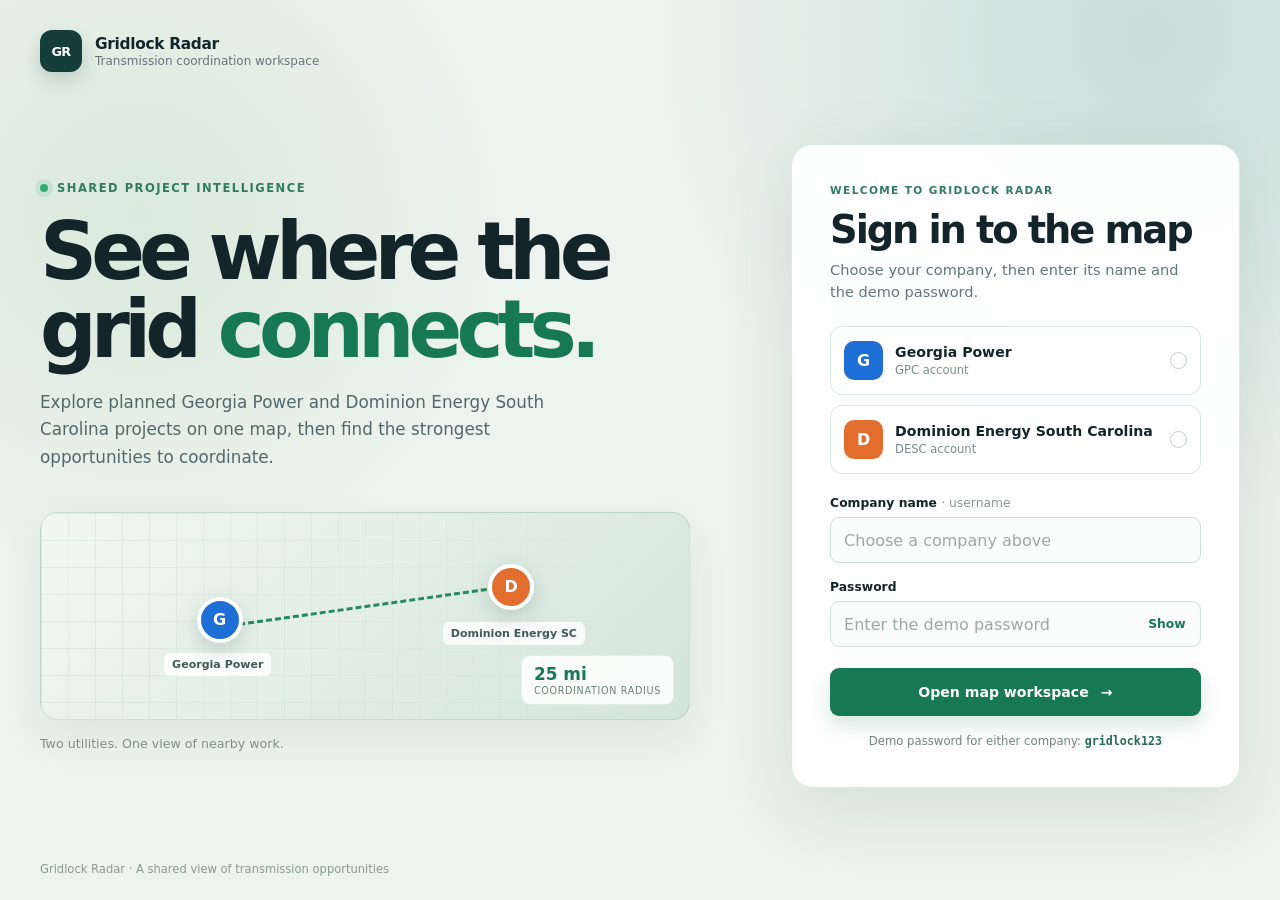
<file: gridlock/web/index.html>
<!doctype html>
<html lang="en">
  <head>
    <meta charset="UTF-8" />
    <meta name="viewport" content="width=device-width, initial-scale=1.0" />
    <title>Sign in | Gridlock Radar</title>
    <link rel="stylesheet" href="./login.css" />
  </head>
  <body>
    <div class="page-shell">
      <header class="site-header">
        <div class="brand-mark" aria-hidden="true">GR</div>
        <div class="brand-copy">
          <strong>Gridlock Radar</strong>
          <span>Transmission coordination workspace</span>
        </div>
      </header>

      <main class="landing-layout">
        <section class="intro" aria-labelledby="intro-title">
          <div class="eyebrow"><span class="live-dot"></span> Shared project intelligence</div>
          <h1 id="intro-title">See where the grid <em>connects.</em></h1>
          <p>Explore planned Georgia Power and Dominion Energy South Carolina projects on one map, then find the strongest opportunities to coordinate.</p>

          <div class="preview" aria-hidden="true">
            <div class="preview-grid"></div>
            <div class="preview-node node-gpc"><span>G</span></div>
            <div class="preview-node node-desc"><span>D</span></div>
            <div class="preview-link"></div>
            <div class="preview-label label-gpc">Georgia Power</div>
            <div class="preview-label label-desc">Dominion Energy SC</div>
            <div class="preview-stat"><b>25 mi</b><span>coordination radius</span></div>
          </div>

          <div class="intro-footnote">Two utilities. One view of nearby work.</div>
        </section>

        <section class="login-card" aria-labelledby="login-title">
          <div class="card-kicker">WELCOME TO GRIDLOCK RADAR</div>
          <h2 id="login-title">Sign in to the map</h2>
          <p class="card-intro">Choose your company, then enter its name and the demo password.</p>

          <div class="account-options" role="group" aria-label="Company account">
            <button class="account-option" type="button" data-company="Georgia Power" aria-pressed="false">
              <span class="company-icon icon-gpc" aria-hidden="true">G</span>
              <span class="company-copy"><strong>Georgia Power</strong><small>GPC account</small></span>
              <span class="selection-indicator" aria-hidden="true"></span>
            </button>
            <button class="account-option" type="button" data-company="Dominion Energy South Carolina" aria-pressed="false">
              <span class="company-icon icon-desc" aria-hidden="true">D</span>
              <span class="company-copy"><strong>Dominion Energy South Carolina</strong><small>DESC account</small></span>
              <span class="selection-indicator" aria-hidden="true"></span>
            </button>
          </div>

          <form id="login-form" novalidate>
            <label for="username">Company name <span>· username</span></label>
            <input id="username" name="username" type="text" autocomplete="username" placeholder="Choose a company above" required />

            <label for="password">Password</label>
            <div class="password-field">
              <input id="password" name="password" type="password" autocomplete="current-password" placeholder="Enter the demo password" required />
              <button id="toggle-password" type="button" aria-label="Show password">Show</button>
            </div>

            <p id="login-error" class="login-error" role="alert" hidden></p>
            <button class="submit-button" type="submit">Open map workspace <span aria-hidden="true">→</span></button>
          </form>
          <p class="demo-hint">Demo password for either company: <code>gridlock123</code></p>
        </section>
      </main>
      <footer class="site-footer">Gridlock Radar · A shared view of transmission opportunities</footer>
    </div>
    <script src="./auth.js"></script>
    <script src="./login.js"></script>
  </body>
</html>
</file>
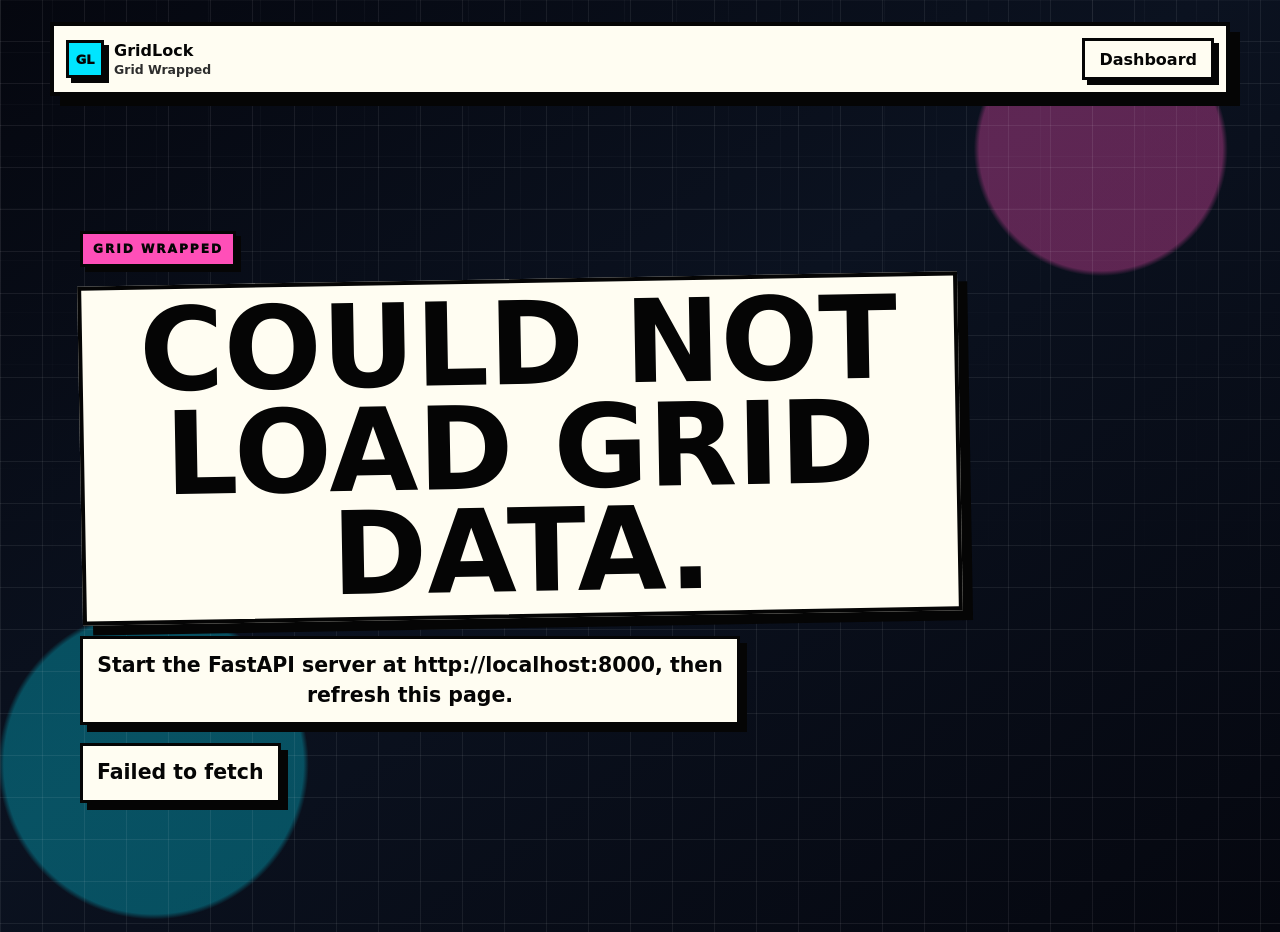
<file: gridlock/web/wrapped/index.html>
<!doctype html>
<html lang="en">
  <head>
    <meta charset="UTF-8" />
    <meta name="viewport" content="width=device-width, initial-scale=1.0" />
    <title>Grid Wrapped | GridLock</title>
    <link rel="stylesheet" href="./wrapped.css?v=electric-paper-1" />
  </head>
  <body>
    <div class="ambient-grid" aria-hidden="true"></div>
    <main class="wrapped-shell">
      <header class="wrapped-nav">
        <a class="brand-link" href="/" aria-label="Back to GridLock dashboard">
          <span class="brand-mark">GL</span>
          <span>
            <strong>GridLock</strong>
            <small>Grid Wrapped</small>
          </span>
        </a>
        <a class="dashboard-link" href="/">Dashboard</a>
      </header>

      <section id="app" class="view-root" aria-live="polite">
        <div class="loading-state">
          <p class="kicker">Grid Wrapped</p>
          <h1>Loading the grid story...</h1>
        </div>
      </section>
    </main>

    <script src="./wrapped.js?v=electric-paper-1"></script>
  </body>
</html>
</file>
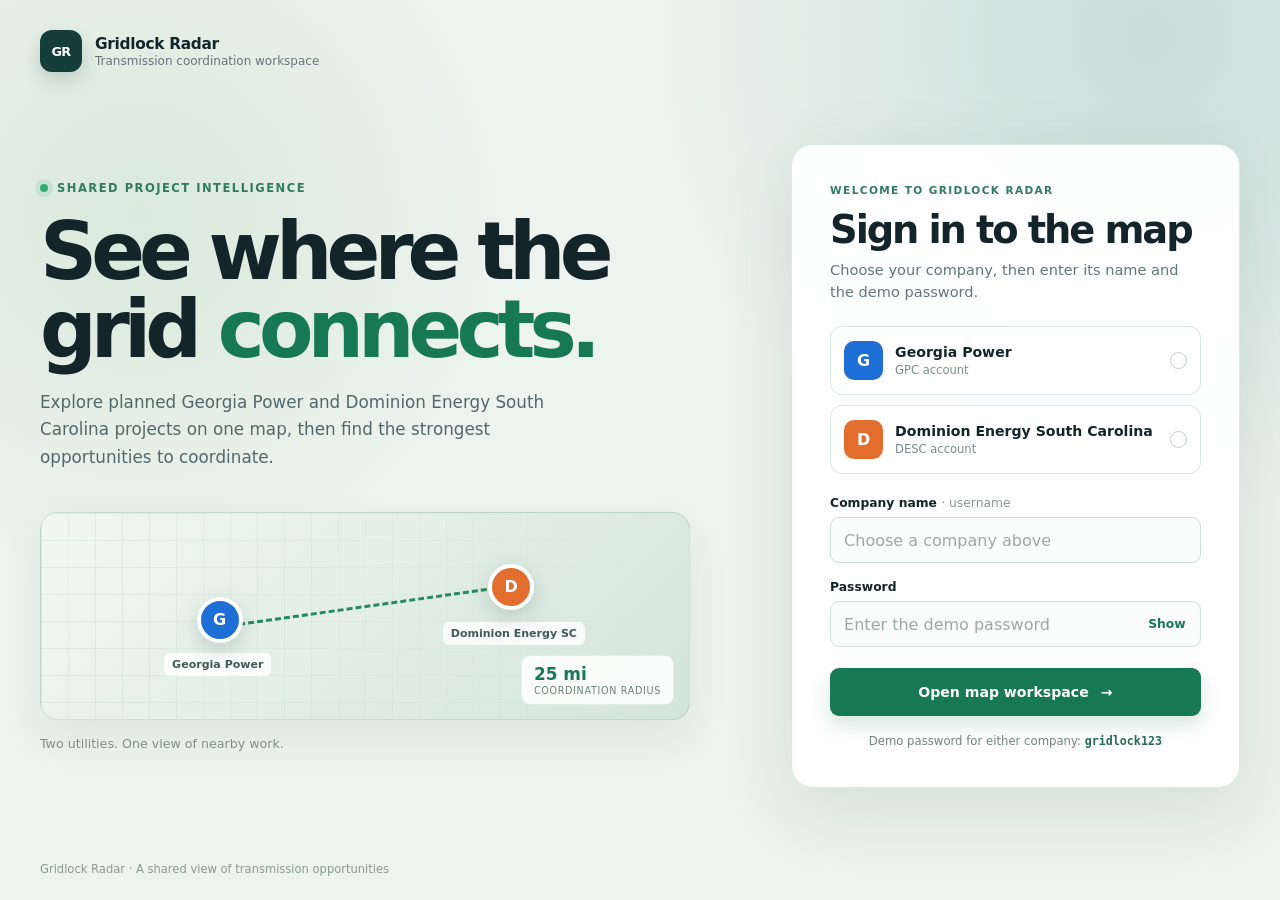
<file: gridlock/web/map.html>
<!doctype html>
<html lang="en">
  <head>
    <meta charset="UTF-8" />
    <meta name="viewport" content="width=device-width, initial-scale=1.0" />
    <title>Map | Gridlock Radar</title>
    <link href="https://api.mapbox.com/mapbox-gl-js/v3.8.0/mapbox-gl.css" rel="stylesheet" />
    <link rel="stylesheet" href="./styles.css" />
    <link rel="stylesheet" href="./chat.css" />
  </head>
  <body>
    <main class="layout">
      <aside class="sidebar">
        <header>
          <div class="account-bar">
            <span id="signed-in-company"></span>
            <button id="sign-out" type="button">Sign out</button>
          </div>
          <p class="eyebrow">Gridlock Radar</p>
          <h1>Transmission overlap radar</h1>
          <button id="open-submit" class="submit-open" type="button">Submit a project</button>
        </header>
        <section class="legend">
          <div><span class="key gpc"></span>Georgia Power</div>
          <div><span class="key desc"></span>Dominion Energy SC</div>
          <div><span class="line-key"></span>Coordination opportunity</div>
        </section>
        <section id="inspector" class="inspector">
          <h2>Selected opportunity</h2>
          <p>Click a ranked overlap to zoom in and show the 25 mile coordination radius.</p>
        </section>
        <section id="cost-brief" class="cost-brief" hidden>
          <h2>Cost &amp; land-savings impact</h2>
          <p id="cost-narrative" class="cost-narrative"></p>
          <div class="cost-inputs">
            <label><span>Shared corridor (mi)</span>
              <input id="cost-shared-mi" type="number" min="0" step="0.1" placeholder="auto" />
            </label>
            <label><span>Land cost ($/acre)</span>
              <input id="cost-per-acre" type="number" min="0" step="500" placeholder="auto" />
            </label>
          </div>
          <div id="cost-result" class="inspector-grid"></div>
          <p id="cost-assumptions" class="cost-assumptions"></p>
        </section>
        <section>
          <div class="section-heading">
            <h2>Filters</h2>
            <span id="filter-count">0 shown</span>
          </div>
          <div class="filters">
            <label>
              <span>Search</span>
              <input id="filter-search" type="search" placeholder="Project or overlap" />
            </label>
            <label>
              <span>Max distance</span>
              <select id="filter-distance">
                <option value="">Any</option>
                <option value="5">5 mi</option>
                <option value="10">10 mi</option>
                <option value="15">15 mi</option>
                <option value="25">25 mi</option>
              </select>
            </label>
            <label>
              <span>Min score</span>
              <select id="filter-score">
                <option value="">Any</option>
                <option value="0.8">0.80+</option>
                <option value="0.6">0.60+</option>
                <option value="0.4">0.40+</option>
              </select>
            </label>
            <label class="check-row">
              <input id="filter-voltage" type="checkbox" />
              <span>Voltage match only</span>
            </label>
          </div>
        </section>
        <section>
          <div class="section-heading">
            <h2>Ranked overlaps</h2>
            <div class="segmented" aria-label="How many overlaps to show">
              <button type="button" data-top="all" class="active">All</button>
              <button type="button" data-top="20">Top 20</button>
            </div>
          </div>
          <ol id="overlaps" class="overlaps"></ol>
        </section>
      </aside>
      <section class="map-area">
        <div id="map"></div>
        <div class="map-controls-stack">
          <div id="camera-controls" class="camera-controls is-disabled" aria-label="Opportunity camera controls">
            <button id="view-prev" type="button" title="Previous camera view">‹</button>
            <button type="button" data-camera-view="gpc">G site</button>
            <button type="button" data-camera-view="center">Center</button>
            <button type="button" data-camera-view="desc">D site</button>
            <button id="view-next" type="button" title="Next camera view">›</button>
          </div>
          <div class="zoom-control">
            <span aria-hidden="true">−</span>
            <input id="zoom-slider" type="range" min="4" max="18" step="0.05" value="7" aria-label="Zoom level" />
            <span aria-hidden="true">+</span>
          </div>
          <button id="reset-view" class="reset-view" type="button">Reset view</button>
        </div>
        <div class="basemap-controls" aria-label="Map style">
          <button type="button" data-basemap="satellite">Satellite</button>
          <button type="button" data-basemap="streets">Map</button>
        </div>
        <div id="status" class="status">Loading project data...</div>
      </section>
    </main>
    <dialog id="submit-dialog" class="submit-dialog" aria-labelledby="submit-title">
      <div class="dialog-head">
        <h2 id="submit-title">Submit a project</h2>
        <button id="close-submit" class="dialog-close" type="button" aria-label="Close">&times;</button>
      </div>
      <div class="dialog-tabs" role="tablist">
        <button type="button" data-tab="pdf" class="active">Upload PDF</button>
        <button type="button" data-tab="form">Manual form</button>
        <button type="button" data-tab="history">History</button>
      </div>
      <p id="submit-status" class="submit-status" role="status"></p>

      <section data-panel="pdf">
        <label>Company
          <select id="pdf-utility"><option value="GPC">Georgia Power</option><option value="DESC">Dominion Energy SC</option></select>
        </label>
        <label>PDF in the Georgia Power IRP or Dominion project layout
          <input id="pdf-file" type="file" accept="application/pdf" />
        </label>
        <label>Submitted by (optional)<input id="pdf-by" type="text" maxlength="80" /></label>
        <button id="pdf-preview" type="button">Preview</button>
        <div id="pdf-result"></div>
      </section>

      <section data-panel="form" hidden>
        <form id="project-form" autocomplete="off">
          <label>Company
            <select name="utility"><option value="GPC">Georgia Power</option><option value="DESC">Dominion Energy SC</option></select>
          </label>
          <label>Utility project ID (optional)<input name="utility_project_id" type="text" /></label>
          <label>Project name<input name="project_name" type="text" required /></label>
          <label>Endpoint A (substation)<input name="endpoint_a" type="text" /></label>
          <label>Endpoint B (optional)<input name="endpoint_b" type="text" /></label>
          <label>Voltage (kV)<input name="voltage_kv" type="text" inputmode="numeric" /></label>
          <label>Length (miles)<input name="length_mi" type="text" inputmode="decimal" /></label>
          <label>Estimated cost (USD)<input name="est_cost_usd" type="text" inputmode="numeric" /></label>
          <label>Build start (optional)<input name="build_start" type="date" /></label>
          <label>In-service date<input name="in_service_date" type="date" required /></label>
          <fieldset><legend>Optional coordinates (latitude, then longitude)</legend>
            <label>A latitude<input name="lat_a" type="text" inputmode="decimal" /></label>
            <label>A longitude<input name="lon_a" type="text" inputmode="decimal" /></label>
            <label>B latitude<input name="lat_b" type="text" inputmode="decimal" /></label>
            <label>B longitude<input name="lon_b" type="text" inputmode="decimal" /></label>
          </fieldset>
          <label>Submitted by (optional)<input name="submitted_by" type="text" maxlength="80" /></label>
          <button id="form-preview" type="submit">Preview</button>
        </form>
        <div id="form-result"></div>
      </section>

      <section data-panel="history" hidden>
        <div id="history-list"></div>
      </section>
    </dialog>
    <button id="chat-toggle" class="chat-toggle" type="button" aria-expanded="false" aria-controls="chat-panel">
      <span class="chat-toggle-icon" aria-hidden="true">✉</span>
      <span>Team chat</span>
      <span id="chat-unread" class="chat-unread" hidden></span>
    </button>
    <section id="chat-panel" class="chat-panel" aria-label="Shared team chat" hidden>
      <div class="chat-header">
        <div>
          <span class="chat-eyebrow">GPC + DESC</span>
          <h2>Team chat</h2>
          <p>Share job updates, equipment requests, and emergencies.</p>
        </div>
        <button id="chat-close" type="button" aria-label="Close chat">×</button>
      </div>
      <div id="chat-messages" class="chat-messages" role="log" aria-live="polite" aria-relevant="additions"></div>
      <p id="chat-status" class="chat-status" role="status"></p>
      <form id="chat-form" class="chat-form">
        <label for="chat-name">Your name</label>
        <input id="chat-name" name="sender_name" type="text" maxlength="60" autocomplete="name" placeholder="Your name" required />
        <div class="chat-fields">
          <label for="chat-kind">Message type
            <select id="chat-kind" name="kind">
              <option value="job_update">Job update</option>
              <option value="equipment_request">Equipment request</option>
              <option value="emergency">Emergency</option>
            </select>
          </label>
          <label for="chat-reference">Job reference <span>(optional)</span>
            <input id="chat-reference" name="reference" type="text" maxlength="80" placeholder="Project or work order" />
          </label>
        </div>
        <label for="chat-body">Message</label>
        <textarea id="chat-body" name="body" rows="3" maxlength="2000" placeholder="What does the team need to know?" required></textarea>
        <button id="chat-send" type="submit" disabled>Send message</button>
      </form>
      <p class="chat-footnote">Shared demo space for both company accounts.</p>
    </section>
    <script src="https://api.mapbox.com/mapbox-gl-js/v3.8.0/mapbox-gl.js"></script>
    <script src="./auth.js"></script>
    <script>
      if (GridlockAuth.current()) {
        ["./main.js", "./submit-helpers.js", "./submit.js", "./chat.js"].forEach((src) => {
          const script = document.createElement("script");
          script.src = src;
          document.body.appendChild(script);
        });
      } else {
        window.location.replace("./index.html");
      }
    </script>
  </body>
</html>
</file>
<file: gridlock/web/login.css>
:root {
  color-scheme: light;
  --ink: #14252a;
  --muted: #64747a;
  --line: #d9e5e2;
  --green: #177856;
  --gpc: #1d6ed5;
  --desc: #e36d2f;
}

* { box-sizing: border-box; }

html, body { min-height: 100%; margin: 0; }

body {
  color: var(--ink);
  background: #eaf0ec;
  font-family: Inter, ui-sans-serif, system-ui, -apple-system, BlinkMacSystemFont, "Segoe UI", sans-serif;
}

button, input { font: inherit; }

.page-shell {
  display: flex;
  min-height: 100vh;
  flex-direction: column;
  overflow: hidden;
  background: radial-gradient(circle at 11% 24%, #d9e9dc 0, transparent 28%),
              radial-gradient(circle at 90% 4%, #c8ded9 0, transparent 35%),
              #edf3ef;
}

.site-header, .landing-layout, .site-footer {
  width: min(1200px, calc(100% - 64px));
  margin-inline: auto;
}

.site-header {
  display: flex;
  align-items: center;
  gap: 13px;
  padding-block: 30px 20px;
}

.brand-mark {
  display: grid;
  width: 42px;
  height: 42px;
  place-items: center;
  border-radius: 12px;
  background: #153d39;
  color: white;
  font-size: 0.8rem;
  font-weight: 850;
  letter-spacing: -0.05em;
  box-shadow: 0 8px 18px rgba(21, 61, 57, 0.18);
}

.brand-copy { display: grid; gap: 1px; }
.brand-copy strong { font-size: 0.96rem; letter-spacing: -0.02em; }
.brand-copy span { color: var(--muted); font-size: 0.75rem; }

.landing-layout {
  display: grid;
  flex: 1;
  grid-template-columns: minmax(0, 1.2fr) minmax(360px, 0.8fr);
  align-items: center;
  gap: clamp(36px, 6vw, 92px);
  padding-block: 36px 58px;
}

.intro { max-width: 650px; }

.eyebrow, .card-kicker {
  display: flex;
  align-items: center;
  gap: 9px;
  color: #327b62;
  font-size: 0.72rem;
  font-weight: 850;
  letter-spacing: 0.13em;
  text-transform: uppercase;
}

.live-dot {
  width: 8px;
  height: 8px;
  border-radius: 50%;
  background: #32aa72;
  box-shadow: 0 0 0 5px rgba(50, 170, 114, 0.13);
}

h1 {
  max-width: 640px;
  margin: 18px 0 20px;
  font-size: clamp(3.5rem, 6.2vw, 6rem);
  font-weight: 790;
  letter-spacing: -0.075em;
  line-height: 0.98;
}

h1 em { color: var(--green); font-style: normal; }

.intro > p {
  max-width: 525px;
  margin: 0;
  color: #53686b;
  font-size: 1.05rem;
  line-height: 1.65;
}

.preview {
  position: relative;
  height: 208px;
  margin-top: 40px;
  overflow: hidden;
  border: 1px solid rgba(64, 112, 97, 0.18);
  border-radius: 18px;
  background: linear-gradient(135deg, rgba(241, 249, 242, 0.8), rgba(205, 225, 215, 0.82));
  box-shadow: 0 18px 42px rgba(37, 87, 67, 0.08);
}

.preview-grid {
  position: absolute;
  inset: 0;
  background-image: linear-gradient(rgba(66, 125, 100, 0.08) 1px, transparent 1px),
                    linear-gradient(90deg, rgba(66, 125, 100, 0.08) 1px, transparent 1px);
  background-size: 27px 27px;
  mask-image: linear-gradient(to right, #000, transparent 93%);
}

.preview-link {
  position: absolute;
  top: 93px;
  left: 29%;
  width: 40%;
  border-top: 3px dashed #258a5f;
  transform: rotate(-8deg);
}

.preview-node {
  position: absolute;
  z-index: 1;
  display: grid;
  width: 46px;
  height: 46px;
  place-items: center;
  border: 4px solid #fff;
  border-radius: 50%;
  color: #fff;
  font-size: 1rem;
  font-weight: 850;
  box-shadow: 0 7px 22px rgba(22, 54, 54, 0.18);
}

.node-gpc { top: 84px; left: 24%; background: var(--gpc); }
.node-desc { top: 51px; left: 69%; background: var(--desc); }

.preview-label {
  position: absolute;
  padding: 5px 8px;
  border-radius: 6px;
  background: rgba(255, 255, 255, 0.84);
  color: #3f5a57;
  font-size: 0.69rem;
  font-weight: 750;
}

.label-gpc { top: 140px; left: 19%; }
.label-desc { top: 109px; left: 62%; }

.preview-stat {
  position: absolute;
  right: 15px;
  bottom: 14px;
  display: grid;
  gap: 1px;
  padding: 8px 12px;
  border: 1px solid rgba(49, 114, 81, 0.13);
  border-radius: 9px;
  background: rgba(255, 255, 255, 0.88);
}

.preview-stat b { color: var(--green); font-size: 1.06rem; }
.preview-stat span { color: #6b817b; font-size: 0.6rem; text-transform: uppercase; letter-spacing: 0.07em; }
.intro-footnote { margin-top: 16px; color: #81918d; font-size: 0.79rem; }

.login-card {
  padding: clamp(26px, 3vw, 42px);
  border: 1px solid #dbe8e3;
  border-radius: 22px;
  background: rgba(255, 255, 255, 0.94);
  box-shadow: 0 22px 72px rgba(32, 77, 60, 0.12);
}

.card-kicker { font-size: 0.66rem; }

h2 {
  margin: 13px 0 8px;
  font-size: clamp(1.9rem, 3vw, 2.4rem);
  letter-spacing: -0.055em;
  line-height: 1.1;
}

.card-intro { margin: 0 0 24px; color: var(--muted); font-size: 0.91rem; line-height: 1.5; }
.account-options { display: grid; gap: 10px; margin-bottom: 22px; }

.account-option {
  display: flex;
  width: 100%;
  min-height: 69px;
  align-items: center;
  gap: 12px;
  padding: 10px 13px;
  border: 1.5px solid var(--line);
  border-radius: 12px;
  background: #fff;
  color: var(--ink);
  text-align: left;
  cursor: pointer;
  transition: border-color 140ms, background 140ms, box-shadow 140ms;
}

.account-option:hover, .account-option:focus-visible, .account-option[aria-pressed="true"] {
  border-color: #50a078;
  outline: none;
  background: #f4faf6;
  box-shadow: 0 0 0 3px rgba(39, 136, 84, 0.08);
}

.company-icon {
  display: grid;
  width: 39px;
  height: 39px;
  flex: none;
  place-items: center;
  border-radius: 10px;
  color: #fff;
  font-weight: 850;
}

.icon-gpc { background: var(--gpc); }
.icon-desc { background: var(--desc); }
.company-copy { display: grid; gap: 3px; }
.company-copy strong { font-size: 0.88rem; }
.company-copy small { color: #7a8b8b; font-size: 0.72rem; }

.selection-indicator {
  width: 17px;
  height: 17px;
  margin-left: auto;
  flex: none;
  border: 1.5px solid #bdcecb;
  border-radius: 50%;
}

.account-option[aria-pressed="true"] .selection-indicator {
  border: 5px solid var(--green);
  background: #fff;
}

form { display: grid; }
form label { margin: 0 0 7px; font-size: 0.77rem; font-weight: 760; }
form label span { color: #899693; font-weight: 500; }
form input {
  width: 100%;
  height: 46px;
  padding: 0 13px;
  border: 1px solid #ceddd8;
  border-radius: 9px;
  background: #fbfdfc;
  color: var(--ink);
  outline: none;
}

form input:focus { border-color: var(--green); box-shadow: 0 0 0 3px rgba(23, 120, 86, 0.11); }
form input::placeholder { color: #9aa9a5; }
#username { margin-bottom: 17px; }
.password-field { position: relative; }
.password-field input { padding-right: 65px; }
.password-field button {
  position: absolute;
  top: 5px;
  right: 6px;
  height: 36px;
  padding: 0 9px;
  border: 0;
  border-radius: 6px;
  background: transparent;
  color: var(--green);
  font-size: 0.77rem;
  font-weight: 770;
  cursor: pointer;
}

.login-error { margin: 11px 0 0; color: #aa3e2b; font-size: 0.8rem; line-height: 1.4; }
.login-error[hidden] { display: none; }
.submit-button {
  display: flex;
  min-height: 48px;
  align-items: center;
  justify-content: center;
  gap: 12px;
  margin-top: 21px;
  border: 0;
  border-radius: 9px;
  background: #177856;
  color: #fff;
  font-size: 0.88rem;
  font-weight: 790;
  cursor: pointer;
  box-shadow: 0 9px 18px rgba(23, 120, 86, 0.17);
}

.submit-button:hover, .submit-button:focus-visible { background: #106547; outline-color: #106547; }
.demo-hint { margin: 18px 0 0; color: #71837e; font-size: 0.73rem; text-align: center; }
.demo-hint code { color: #276b52; font-weight: 750; }
.site-footer { padding-bottom: 24px; color: #899a94; font-size: 0.72rem; }

@media (max-width: 900px) {
  .landing-layout { grid-template-columns: 1fr; gap: 35px; padding-top: 22px; }
  .intro { max-width: none; }
  .preview { height: 160px; margin-top: 25px; }
  .login-card { width: min(100%, 570px); margin-inline: auto; }
}

@media (max-width: 600px) {
  .site-header, .landing-layout, .site-footer { width: min(100% - 32px, 1200px); }
  .site-header { padding-top: 18px; }
  .landing-layout { padding-block: 32px 36px; }
  h1 { font-size: clamp(3rem, 13vw, 4.5rem); }
  .intro > p { font-size: 0.95rem; }
  .preview { height: 140px; }
  .preview-label { display: none; }
  .preview-stat { right: 8px; bottom: 8px; }
  .login-card { padding: 23px 20px; border-radius: 16px; }
  .site-footer { text-align: center; }
}
</file>
<file: gridlock/web/wrapped/wrapped.css>
:root {
  color-scheme: dark;
  --bg: #07110f;
  --panel: rgba(12, 26, 23, 0.78);
  --panel-strong: rgba(17, 38, 33, 0.92);
  --line: rgba(197, 255, 232, 0.16);
  --text: #f4fff9;
  --muted: #a9beb6;
  --soft: #d7e8df;
  --green: #35e491;
  --blue: #60a5ff;
  --gold: #ffc95a;
  --pink: #fb73d2;
  --red: #ff765f;
  --shadow: 0 24px 80px rgba(0, 0, 0, 0.36);
  --ink-hard: #050505;
  --dark-surface: #111723;
  --dark-surface-2: #181f2d;
  --dark-surface-3: #080b12;
  --dark-text: #f5fff7;
  --dark-muted: #aebfb8;
  --paper: #fffdf2;
  --paper-muted: #2d2d2d;
  --brutal-border: 4px solid var(--ink-hard);
  --brutal-shadow: 10px 10px 0 var(--ink-hard);
}

* {
  box-sizing: border-box;
}

html,
body {
  min-height: 100%;
  margin: 0;
}

body {
  overflow-x: hidden;
  background:
    linear-gradient(135deg, rgba(53, 228, 145, 0.1), transparent 26%),
    linear-gradient(220deg, rgba(96, 165, 255, 0.12), transparent 32%),
    linear-gradient(315deg, rgba(251, 115, 210, 0.1), transparent 30%),
    var(--bg);
  color: var(--text);
  font-family: Inter, ui-sans-serif, system-ui, -apple-system, BlinkMacSystemFont, "Segoe UI", sans-serif;
}

body:not(.story-active) {
  background:
    linear-gradient(90deg, rgba(255, 255, 255, 0.07) 1px, transparent 1px),
    linear-gradient(0deg, rgba(255, 255, 255, 0.07) 1px, transparent 1px),
    radial-gradient(circle at 86% 16%, rgba(255, 79, 184, 0.34) 0 9%, transparent 9.4%),
    radial-gradient(circle at 12% 82%, rgba(0, 229, 255, 0.3) 0 11%, transparent 11.4%),
    linear-gradient(145deg, #05070f, #0b1220 46%, #05070f);
  background-size: 42px 42px, 42px 42px, auto, auto, auto;
  color: var(--dark-text);
}

button,
input {
  font: inherit;
}

button {
  border: 0;
}

.ambient-grid {
  position: fixed;
  inset: 0;
  pointer-events: none;
  background-image:
    linear-gradient(rgba(255, 255, 255, 0.035) 1px, transparent 1px),
    linear-gradient(90deg, rgba(255, 255, 255, 0.035) 1px, transparent 1px);
  background-size: 52px 52px;
  mask-image: linear-gradient(to bottom, rgba(0, 0, 0, 0.85), transparent 76%);
}

.wrapped-shell {
  position: relative;
  min-height: 100vh;
  padding: 22px;
}

body.story-active {
  overflow: hidden;
}

body.story-active .ambient-grid,
body.story-active .wrapped-nav {
  display: none;
}

body.story-active .wrapped-shell {
  padding: 0;
}

body.story-active .view-root {
  min-height: 100vh;
  padding: 0;
}

.wrapped-nav {
  display: flex;
  align-items: center;
  justify-content: space-between;
  gap: 16px;
  max-width: 1180px;
  margin: 0 auto;
}

.brand-link,
.dashboard-link {
  color: var(--text);
  text-decoration: none;
}

body:not(.story-active) .wrapped-nav {
  max-width: 1180px;
  border: var(--brutal-border);
  background: var(--paper);
  box-shadow: var(--brutal-shadow);
  padding: 12px;
}

body:not(.story-active) .brand-link,
body:not(.story-active) .dashboard-link {
  color: var(--ink-hard);
}

body:not(.story-active) .brand-link small {
  color: var(--paper-muted);
}

.brand-link {
  display: inline-flex;
  min-width: 0;
  align-items: center;
  gap: 10px;
}

.brand-mark {
  display: grid;
  width: 38px;
  height: 38px;
  place-items: center;
  border: 1px solid rgba(255, 255, 255, 0.18);
  border-radius: 8px;
  background: linear-gradient(135deg, rgba(53, 228, 145, 0.24), rgba(96, 165, 255, 0.2));
  color: #fff;
  font-size: 0.8rem;
  font-weight: 950;
  box-shadow: 0 10px 30px rgba(0, 0, 0, 0.22);
}

body:not(.story-active) .brand-mark {
  border: 3px solid var(--ink-hard);
  border-radius: 0;
  background: #00e5ff;
  color: var(--ink-hard);
  box-shadow: 5px 5px 0 var(--ink-hard);
}

.brand-link strong,
.brand-link small {
  display: block;
}

.brand-link strong {
  font-size: 1rem;
  letter-spacing: 0;
}

.brand-link small {
  margin-top: 2px;
  color: var(--muted);
  font-size: 0.78rem;
  font-weight: 750;
}

.dashboard-link,
.ghost-button,
.secondary-button,
.primary-button {
  display: inline-flex;
  min-height: 42px;
  align-items: center;
  justify-content: center;
  border-radius: 8px;
  cursor: pointer;
  font-weight: 850;
  text-decoration: none;
  transition: transform 160ms ease, border-color 160ms ease, background 160ms ease, opacity 160ms ease;
}

.dashboard-link,
.ghost-button {
  border: 1px solid rgba(255, 255, 255, 0.16);
  background: rgba(255, 255, 255, 0.06);
  color: var(--soft);
  padding: 0 14px;
}

body:not(.story-active) .dashboard-link,
body:not(.story-active) .ghost-button,
body:not(.story-active) .secondary-button,
body:not(.story-active) .primary-button {
  border: 3px solid var(--ink-hard);
  border-radius: 0;
  background: var(--paper);
  color: var(--ink-hard);
  box-shadow: 5px 5px 0 var(--ink-hard);
}

body:not(.story-active) .primary-button {
  background: #34e56f;
  color: var(--ink-hard);
}

.dashboard-link:hover,
.ghost-button:hover,
.secondary-button:hover,
.primary-button:hover {
  transform: translateY(-1px);
}

.view-root {
  display: grid;
  min-height: calc(100vh - 86px);
  place-items: center;
  padding: 28px 0 0;
}

.loading-state,
.picker-view,
.story-view,
.error-state {
  width: min(1120px, 100%);
}

.loading-state,
.error-state {
  display: grid;
  min-height: 58vh;
  place-items: center;
  text-align: center;
}

.kicker {
  margin: 0 0 12px;
  color: var(--green);
  font-size: 0.76rem;
  font-weight: 950;
  letter-spacing: 0.16em;
  text-transform: uppercase;
}

body:not(.story-active) .kicker {
  width: fit-content;
  border: 3px solid var(--ink-hard);
  background: #ff4fb8;
  color: var(--ink-hard);
  box-shadow: 5px 5px 0 var(--ink-hard);
  padding: 8px 10px;
}

h1,
h2,
h3,
p {
  margin: 0;
}

h1 {
  max-width: 780px;
  font-size: clamp(3rem, 9vw, 7.2rem);
  line-height: 0.9;
  letter-spacing: 0;
}

body:not(.story-active) h1 {
  width: fit-content;
  max-width: min(880px, 100%);
  border: var(--brutal-border);
  background: var(--paper);
  color: var(--ink-hard);
  box-shadow: var(--brutal-shadow);
  padding: 10px 14px;
  text-transform: uppercase;
  transform: rotate(-1deg);
}

.lead {
  max-width: 660px;
  margin-top: 18px;
  color: var(--muted);
  font-size: clamp(1rem, 2.2vw, 1.28rem);
  line-height: 1.45;
}

body:not(.story-active) .lead {
  width: fit-content;
  border: 3px solid var(--ink-hard);
  background: var(--paper);
  color: var(--ink-hard);
  box-shadow: 7px 7px 0 var(--ink-hard);
  font-weight: 800;
  padding: 12px 14px;
}

.picker-view {
  display: grid;
  align-content: center;
  gap: 28px;
}

.picker-header {
  display: grid;
  gap: 12px;
}

.picker-tools {
  display: flex;
  flex-wrap: wrap;
  align-items: center;
  justify-content: space-between;
  gap: 14px;
}

.search-wrap {
  position: relative;
  flex: 1 1 320px;
  max-width: 520px;
}

.search-wrap input {
  width: 100%;
  height: 52px;
  border: 1px solid var(--line);
  border-radius: 8px;
  background: rgba(255, 255, 255, 0.08);
  color: var(--text);
  outline: none;
  padding: 0 16px 0 44px;
}

body:not(.story-active) .search-wrap input {
  border: 3px solid var(--ink-hard);
  border-radius: 0;
  background: var(--paper);
  color: var(--ink-hard);
  box-shadow: 6px 6px 0 var(--ink-hard);
  font-weight: 800;
}

body:not(.story-active) .search-wrap input::placeholder {
  color: var(--paper-muted);
}

.search-wrap input:focus {
  border-color: rgba(53, 228, 145, 0.72);
  box-shadow: 0 0 0 4px rgba(53, 228, 145, 0.12);
}

.search-wrap span {
  position: absolute;
  left: 16px;
  top: 50%;
  color: var(--muted);
  transform: translateY(-50%);
}

.utility-list,
.year-grid {
  display: grid;
  gap: 12px;
}

.utility-list {
  grid-template-columns: repeat(auto-fit, minmax(270px, 1fr));
}

.utility-card,
.year-card,
.stat-tile,
.project-chip {
  border: 1px solid var(--line);
  border-radius: 8px;
  background: rgba(255, 255, 255, 0.078);
  color: var(--text);
  box-shadow: 0 16px 46px rgba(0, 0, 0, 0.18);
}

body:not(.story-active) .utility-card,
body:not(.story-active) .year-card {
  border: var(--brutal-border);
  border-radius: 0;
  background: var(--paper);
  color: var(--ink-hard);
  box-shadow: var(--brutal-shadow);
}

.utility-card,
.year-card {
  display: grid;
  min-height: 126px;
  cursor: pointer;
  gap: 14px;
  padding: 18px;
  text-align: left;
}

.utility-card:hover,
.utility-card:focus-visible,
.year-card:hover,
.year-card:focus-visible,
.year-card.is-selected {
  border-color: rgba(53, 228, 145, 0.72);
  background: rgba(53, 228, 145, 0.12);
  outline: none;
}

body:not(.story-active) .utility-card:hover,
body:not(.story-active) .utility-card:focus-visible,
body:not(.story-active) .year-card:hover,
body:not(.story-active) .year-card:focus-visible,
body:not(.story-active) .year-card.is-selected {
  border-color: var(--ink-hard);
  background: #00e5ff;
  color: var(--ink-hard);
  box-shadow: 14px 14px 0 var(--ink-hard);
  transform: translate(-4px, -4px);
}

body:not(.story-active) .utility-card:hover .count-pill,
body:not(.story-active) .utility-card:hover .utility-meta,
body:not(.story-active) .utility-card:focus-visible .count-pill,
body:not(.story-active) .utility-card:focus-visible .utility-meta,
body:not(.story-active) .year-card:hover .year-meta,
body:not(.story-active) .year-card:focus-visible .year-meta,
body:not(.story-active) .year-card.is-selected .year-meta {
  color: var(--ink-hard);
}

.utility-top,
.year-meta,
.slide-topline,
.story-toolbar,
.story-actions,
.progress-bar,
.mini-row {
  display: flex;
  align-items: center;
}

.utility-top,
.story-toolbar,
.story-actions,
.mini-row {
  justify-content: space-between;
  gap: 12px;
}

.utility-name,
.year-number {
  font-weight: 950;
}

.utility-name {
  overflow-wrap: anywhere;
  font-size: 1.25rem;
}

.count-pill,
.year-meta span,
.slide-count {
  color: var(--muted);
  font-size: 0.78rem;
  font-weight: 850;
  letter-spacing: 0.08em;
  text-transform: uppercase;
}

body:not(.story-active) .count-pill,
body:not(.story-active) .year-meta,
body:not(.story-active) .utility-meta {
  color: var(--paper-muted);
}

.utility-meta,
.year-meta {
  color: var(--muted);
  font-size: 0.92rem;
  line-height: 1.42;
}

.year-grid {
  grid-template-columns: repeat(auto-fit, minmax(142px, 1fr));
}

.year-card {
  min-height: 116px;
}

.year-number {
  font-size: 2rem;
}

.picker-footer {
  display: flex;
  flex-wrap: wrap;
  justify-content: space-between;
  gap: 12px;
}

.primary-button,
.secondary-button {
  padding: 0 18px;
}

.primary-button {
  background: linear-gradient(135deg, var(--green), #7ce7ff);
  color: #06100d;
  box-shadow: 0 18px 44px rgba(53, 228, 145, 0.24);
}

.primary-button:disabled,
.secondary-button:disabled,
.ghost-button:disabled {
  cursor: not-allowed;
  opacity: 0.48;
  transform: none;
}

.secondary-button {
  border: 1px solid rgba(255, 255, 255, 0.18);
  background: rgba(255, 255, 255, 0.1);
  color: var(--soft);
}

.story-view {
  display: grid;
  width: 100%;
  min-height: calc(100vh - 110px);
  grid-template-rows: auto 1fr auto;
  gap: 18px;
}

body.story-active .story-view {
  position: relative;
  width: 100vw;
  min-height: 100vh;
  overflow: hidden;
  gap: 0;
  grid-template-rows: 1fr;
}

.story-view::before,
.story-view::after {
  content: "";
  position: fixed;
  inset: 0;
  z-index: 4;
  pointer-events: none;
  opacity: 0;
}

body.story-active .story-view.is-transitioning::after {
  background:
    radial-gradient(circle at 24% 26%, rgba(255, 255, 255, 0.9) 0 4%, transparent 4.4%),
    radial-gradient(circle at 78% 72%, rgba(255, 255, 255, 0.72) 0 5%, transparent 5.5%),
    linear-gradient(120deg, transparent 0 38%, rgba(255, 255, 255, 0.84) 38% 41%, transparent 41% 100%);
  animation: transitionWhiteFlash 1800ms steps(7, end) both;
}

body.story-active .story-view.transition-surge.is-transitioning::before {
  background:
    linear-gradient(118deg, transparent 0 35%, var(--ink-hard) 35% 36.2%, var(--accent-2, #ffef3b) 36.2% 41%, var(--ink-hard) 41% 42.2%, transparent 42.2%),
    linear-gradient(118deg, transparent 0 58%, var(--ink-hard) 58% 59.2%, var(--accent-3, #ff4fb8) 59.2% 62.2%, transparent 62.2%);
  animation: transitionSurgeZap 1800ms steps(8, end) both;
}

body.story-active .story-view.transition-pop.is-transitioning::before {
  background:
    radial-gradient(circle at 50% 52%, transparent 0 10%, var(--ink-hard) 10.2% 11.4%, var(--accent-2, #ffef3b) 11.4% 18%, var(--ink-hard) 18% 19%, transparent 19.2%),
    conic-gradient(from 12deg at 50% 52%, transparent 0 8deg, var(--accent-3, #ff4fb8) 8deg 13deg, var(--ink-hard) 13deg 15deg, transparent 15deg 38deg);
  animation: transitionPopZap 1800ms steps(7, end) both;
}

body.story-active .story-view.transition-rise.is-transitioning::before {
  background:
    repeating-linear-gradient(90deg, transparent 0 9vw, var(--ink-hard) 9vw calc(9vw + 5px), var(--accent-2, #ffef3b) calc(9vw + 5px) calc(9vw + 22px), transparent calc(9vw + 22px) 18vw),
    linear-gradient(0deg, transparent 0 42%, rgba(var(--accent-rgb, 0, 229, 255), 0.62) 42% 47%, transparent 47%);
  animation: transitionRiseZap 1800ms cubic-bezier(0.18, 0.86, 0.28, 1) both;
}

body.story-active .story-view.transition-connect.is-transitioning::before {
  background:
    linear-gradient(90deg, transparent 0 8%, var(--ink-hard) 8% 9%, var(--accent-2, #ffef3b) 9% 11%, transparent 11% 100%),
    linear-gradient(15deg, transparent 0 48%, var(--ink-hard) 48% 49%, var(--accent-3, #ff4fb8) 49% 51%, transparent 51%);
  animation: transitionConnectZap 1800ms steps(9, end) both;
}

body.story-active .story-view.transition-drift.is-transitioning::before {
  background:
    linear-gradient(145deg, transparent 0 20%, var(--accent-2, #ffef3b) 20% 24%, var(--ink-hard) 24% 25%, transparent 25% 100%),
    linear-gradient(25deg, transparent 0 62%, var(--accent-3, #ff4fb8) 62% 65%, var(--ink-hard) 65% 66%, transparent 66%);
  animation: transitionDriftZap 1800ms cubic-bezier(0.18, 0.86, 0.28, 1) both;
}

body.story-active .story-view.transition-map.is-transitioning::before {
  background:
    linear-gradient(90deg, rgba(5, 5, 5, 0.95) 0 5px, transparent 5px 100%),
    linear-gradient(0deg, rgba(5, 5, 5, 0.95) 0 5px, transparent 5px 100%),
    linear-gradient(135deg, transparent 0 46%, var(--accent-2, #ffef3b) 46% 49%, transparent 49%);
  background-size: 80px 80px, 80px 80px, auto;
  animation: transitionMapZap 1800ms steps(8, end) both;
}

body.story-active .story-view.transition-spotlight.is-transitioning::before {
  background:
    radial-gradient(circle at 68% 40%, transparent 0 18%, var(--ink-hard) 18.2% 19.4%, var(--accent-2, #ffef3b) 19.4% 28%, transparent 28.3%),
    radial-gradient(circle at 68% 40%, rgba(255, 255, 255, 0.78) 0 12%, transparent 12.5%);
  animation: transitionSpotZap 1800ms cubic-bezier(0.18, 0.86, 0.28, 1) both;
}

body.story-active .story-view.transition-reveal.is-transitioning::before {
  background:
    linear-gradient(90deg, var(--ink-hard) 0 4px, var(--accent-2, #ffef3b) 4px 16px, var(--ink-hard) 16px 21px, transparent 21px 100%),
    linear-gradient(115deg, transparent 0 52%, var(--accent-3, #ff4fb8) 52% 56%, transparent 56%);
  animation: transitionRevealZap 1800ms steps(6, end) both;
}

body.story-active .story-view.transition-stamp.is-transitioning::before {
  background:
    conic-gradient(from 20deg at 50% 50%, transparent 0 12deg, var(--ink-hard) 12deg 15deg, var(--accent-2, #ffef3b) 15deg 25deg, transparent 25deg 45deg),
    radial-gradient(circle at 50% 50%, rgba(255, 255, 255, 0.78) 0 9%, transparent 9.6%);
  animation: transitionStampZap 1800ms steps(7, end) both;
}

body.story-active .story-view.transition-settle.is-transitioning::before {
  background:
    linear-gradient(180deg, transparent 0 30%, var(--ink-hard) 30% 31%, var(--accent-2, #ffef3b) 31% 35%, var(--ink-hard) 35% 36%, transparent 36%),
    linear-gradient(90deg, transparent 0 14%, var(--accent-3, #ff4fb8) 14% 18%, transparent 18% 100%);
  animation: transitionSettleZap 1800ms cubic-bezier(0.18, 0.86, 0.28, 1) both;
}

.story-view.is-transitioning {
  cursor: wait;
}

.story-view.is-transitioning .story-panel {
  pointer-events: none;
}

.story-toolbar {
  min-height: 44px;
}

.story-context {
  display: grid;
  gap: 4px;
}

.story-context strong {
  overflow-wrap: anywhere;
  font-size: 0.95rem;
  font-weight: 950;
}

.story-context span {
  color: var(--muted);
  font-size: 0.78rem;
  font-weight: 850;
  letter-spacing: 0.1em;
  text-transform: uppercase;
}

.progress-bar {
  height: 8px;
  gap: 6px;
}

body.story-active .progress-bar {
  position: fixed;
  top: 20px;
  left: 20px;
  right: 20px;
  z-index: 5;
  height: 12px;
  padding: 2px;
  border: var(--brutal-border);
  background: var(--dark-surface);
  box-shadow: 6px 6px 0 var(--ink-hard);
}

.progress-segment {
  height: 100%;
  flex: 1;
  overflow: hidden;
  border-radius: 0;
  background: rgba(5, 5, 5, 0.14);
}

.progress-segment span {
  display: block;
  width: 0;
  height: 100%;
  border-radius: inherit;
  background: linear-gradient(90deg, var(--accent, var(--green)), var(--accent-2, var(--blue)));
  transition: width 260ms ease;
}

.progress-segment.is-done span,
.progress-segment.is-current span {
  width: 100%;
}

.story-panel {
  position: relative;
  display: grid;
  overflow: hidden;
  min-height: 560px;
  align-content: center;
  border: 1px solid rgba(255, 255, 255, 0.14);
  border-radius: 8px;
  background:
    linear-gradient(130deg, rgba(53, 228, 145, 0.16), transparent 34%),
    linear-gradient(310deg, rgba(251, 115, 210, 0.16), transparent 34%),
    rgba(8, 19, 17, 0.86);
  box-shadow: var(--shadow);
  isolation: isolate;
}

body.story-active .story-panel {
  width: 100vw;
  min-height: 100vh;
  border: 0;
  border-radius: 0;
  background: var(--theme-bg-1, #080b12);
  box-shadow: none;
}

.story-panel::before {
  content: "";
  position: absolute;
  inset: 0;
  z-index: -1;
  background:
    repeating-linear-gradient(90deg, transparent 0 34px, rgba(255, 255, 255, 0.035) 34px 35px),
    repeating-linear-gradient(0deg, transparent 0 34px, rgba(255, 255, 255, 0.035) 34px 35px);
  opacity: 0.64;
}

body.story-active .story-actions {
  position: fixed;
  left: 50%;
  bottom: 18px;
  z-index: 6;
  width: min(520px, calc(100vw - 32px));
  padding: 10px;
  border: var(--brutal-border);
  border-radius: 0;
  background: var(--dark-surface);
  box-shadow: var(--brutal-shadow);
  transform: translateX(-50%);
}

body.story-active .story-actions .primary-button {
  border: 3px solid var(--ink-hard);
  background: var(--accent, var(--green));
  color: var(--ink-hard);
  box-shadow: 5px 5px 0 var(--ink-hard);
}

body.story-active .story-actions .secondary-button {
  border: 3px solid var(--ink-hard);
  background: var(--accent-2, #fff);
  color: var(--ink-hard);
  box-shadow: 5px 5px 0 var(--ink-hard);
}

.slide {
  position: relative;
  display: grid;
  min-height: 100%;
  align-content: center;
  gap: 28px;
  padding: clamp(24px, 5vw, 62px);
  background:
    linear-gradient(90deg, rgba(255, 255, 255, 0.075) 1px, transparent 1px),
    linear-gradient(0deg, rgba(255, 255, 255, 0.075) 1px, transparent 1px),
    radial-gradient(circle at 82% 18%, rgba(var(--accent-2-rgb, 128, 255, 219), 0.26) 0 10%, transparent 10.6%),
    radial-gradient(circle at 12% 86%, rgba(var(--accent-3-rgb, 255, 98, 223), 0.24) 0 13%, transparent 13.6%),
    linear-gradient(145deg, var(--theme-bg-1, #080b12), var(--theme-bg-2, #101722));
  background-size: 46px 46px, 46px 46px, auto, auto, auto;
  color: var(--dark-text);
  will-change: opacity, transform, filter;
}

.slide::before,
.slide::after {
  content: "";
  position: absolute;
  pointer-events: none;
}

.slide::before {
  inset: 54px clamp(18px, 4vw, 56px) auto auto;
  width: min(380px, 36vw);
  height: 160px;
  z-index: 0;
  background:
    linear-gradient(var(--ink-hard), var(--ink-hard)) 0 34px / 56% 4px no-repeat,
    linear-gradient(var(--ink-hard), var(--ink-hard)) 56% 34px / 4px 54px no-repeat,
    linear-gradient(var(--ink-hard), var(--ink-hard)) 56% 86px / 38% 4px no-repeat,
    radial-gradient(circle, var(--accent-2, #ffef3b) 0 7px, var(--ink-hard) 8px 10px, transparent 11px) 93% 77px / 24px 24px no-repeat,
    radial-gradient(circle, var(--accent, #00e5ff) 0 5px, var(--ink-hard) 6px 8px, transparent 9px) 0 25px / 20px 20px no-repeat;
  opacity: 0.68;
}

.slide::after {
  left: clamp(18px, 5vw, 70px);
  right: clamp(18px, 5vw, 70px);
  bottom: 84px;
  z-index: 0;
  height: 10px;
  border: 3px solid var(--ink-hard);
  background: repeating-linear-gradient(90deg, var(--accent-2, #ffef3b) 0 34px, var(--ink-hard) 34px 39px);
  box-shadow: 6px 6px 0 var(--ink-hard);
  opacity: 0.78;
}

.electric-field::before {
  content: "";
  position: absolute;
  inset: 24px;
  z-index: 0;
  border: 6px solid var(--ink-hard);
  background: #fffdf2;
  opacity: 0;
  mix-blend-mode: screen;
  box-shadow: 12px 12px 0 var(--ink-hard);
}

.slide.is-entering::before {
  animation: circuitTrace 920ms steps(5, end) both;
}

.slide.is-entering::after {
  animation: electricBusPulse 860ms ease both;
}

.slide.is-entering .electric-field::before {
  animation: thunderFlash 620ms steps(3, end) both;
}

body.story-active .slide {
  min-height: 100vh;
  padding: clamp(56px, 7vw, 86px) clamp(24px, 7vw, 86px) 108px;
}

.theme-aqua {
  --accent: #00e5ff;
  --accent-2: #ffef3b;
  --accent-3: #ff4fb8;
  --accent-rgb: 0, 229, 255;
  --accent-2-rgb: 255, 239, 59;
  --accent-3-rgb: 255, 79, 184;
  --theme-bg-1: #03141c;
  --theme-bg-2: #071f2b;
}

.theme-amber {
  --accent: #ffb000;
  --accent-2: #ff4a2f;
  --accent-3: #58f2a8;
  --accent-rgb: 255, 191, 71;
  --accent-2-rgb: 255, 111, 97;
  --accent-3-rgb: 88, 242, 168;
  --theme-bg-1: #1b0f04;
  --theme-bg-2: #291707;
}

.theme-violet {
  --accent: #9b5cff;
  --accent-2: #6fffe9;
  --accent-3: #ffdf4d;
  --accent-rgb: 184, 140, 255;
  --accent-2-rgb: 88, 230, 255;
  --accent-3-rgb: 255, 223, 77;
  --theme-bg-1: #130a26;
  --theme-bg-2: #20113b;
}

.theme-blue {
  --accent: #2f80ff;
  --accent-2: #ffef3b;
  --accent-3: #ff6bcb;
  --accent-rgb: 94, 165, 255;
  --accent-2-rgb: 128, 255, 219;
  --accent-3-rgb: 255, 107, 203;
  --theme-bg-1: #061327;
  --theme-bg-2: #0b1f3d;
}

.theme-rose {
  --accent: #ff4fb8;
  --accent-2: #7cf6ff;
  --accent-3: #fff44f;
  --accent-rgb: 255, 122, 182;
  --accent-2-rgb: 255, 207, 90;
  --accent-3-rgb: 255, 244, 79;
  --theme-bg-1: #220716;
  --theme-bg-2: #351025;
}

.theme-mint {
  --accent: #34e56f;
  --accent-2: #1b67ff;
  --accent-3: #ff8a00;
  --accent-rgb: 109, 255, 141;
  --accent-2-rgb: 94, 231, 255;
  --accent-3-rgb: 255, 138, 0;
  --theme-bg-1: #06190d;
  --theme-bg-2: #0d2a18;
}

.theme-gold {
  --accent: #ffd400;
  --accent-2: #ff4a2f;
  --accent-3: #54e7ff;
  --accent-rgb: 255, 216, 90;
  --accent-2-rgb: 255, 255, 255;
  --accent-3-rgb: 84, 231, 255;
  --theme-bg-1: #171103;
  --theme-bg-2: #241b06;
}

.theme-cyan {
  --accent: #00c8ff;
  --accent-2: #ff4fb8;
  --accent-3: #b7ff45;
  --accent-rgb: 87, 231, 255;
  --accent-2-rgb: 164, 255, 122;
  --accent-3-rgb: 183, 255, 69;
  --theme-bg-1: #04161b;
  --theme-bg-2: #082632;
}

.theme-magenta {
  --accent: #ff2bd6;
  --accent-2: #ffe600;
  --accent-3: #4df4ff;
  --accent-rgb: 255, 98, 223;
  --accent-2-rgb: 143, 179, 255;
  --accent-3-rgb: 255, 224, 104;
  --theme-bg-1: #1d0621;
  --theme-bg-2: #300b36;
}

.theme-white {
  --accent: #f7f3df;
  --accent-2: #00e5ff;
  --accent-3: #ff4a2f;
  --accent-rgb: 249, 255, 248;
  --accent-2-rgb: 97, 247, 189;
  --accent-3-rgb: 95, 174, 255;
  --theme-bg-1: #111318;
  --theme-bg-2: #1a1d25;
}

.slide > :not(.background-word):not(.electric-field) {
  position: relative;
  z-index: 4;
}

.electric-field {
  position: absolute;
  inset: 0;
  z-index: 2;
  overflow: hidden;
  pointer-events: none;
}

.electric-field::after {
  content: "";
  position: absolute;
  left: clamp(18px, 5vw, 76px);
  right: clamp(18px, 5vw, 76px);
  top: 50%;
  z-index: 1;
  height: clamp(30px, 4vw, 54px);
  background:
    linear-gradient(90deg, var(--ink-hard) 0 4px, transparent 4px 100%),
    linear-gradient(90deg, transparent 0 6%, var(--accent-2, #ffef3b) 6% 14%, transparent 14% 22%, var(--accent-3, #ff4fb8) 22% 31%, transparent 31% 49%, var(--accent, #00e5ff) 49% 58%, transparent 58%);
  clip-path: polygon(0 54%, 8% 0, 16% 64%, 27% 24%, 40% 78%, 52% 18%, 64% 70%, 77% 25%, 88% 82%, 100% 38%, 100% 80%, 90% 100%, 76% 55%, 63% 92%, 50% 42%, 37% 96%, 25% 46%, 14% 100%, 0 72%);
  filter: drop-shadow(6px 6px 0 var(--ink-hard));
  opacity: 0.78;
  transform: rotate(-2deg);
}

.lightning-net {
  position: absolute;
  inset: 0;
  z-index: 2;
  width: 100%;
  height: 100%;
  overflow: visible;
}

.lightning-net path,
.lightning-net circle {
  vector-effect: non-scaling-stroke;
}

.wire {
  fill: none;
  stroke: var(--ink-hard);
  stroke-linecap: square;
  stroke-linejoin: bevel;
  stroke-width: 0.68;
  opacity: 0.88;
  filter: drop-shadow(1.4px 1.4px 0 var(--accent-2, #ffef3b));
}

.strike {
  fill: none;
  stroke: var(--accent-2, #ffef3b);
  stroke-linecap: square;
  stroke-linejoin: bevel;
  stroke-width: 3.4;
  filter:
    drop-shadow(0.85px 0.85px 0 var(--ink-hard))
    drop-shadow(2px 2px 0 var(--ink-hard))
    drop-shadow(0 0 12px rgba(var(--accent-rgb, 0, 229, 255), 0.72));
  opacity: 0.92;
}

.strike-b {
  stroke: var(--accent-3, #ff4fb8);
}

.strike-c {
  stroke: var(--accent, #00e5ff);
}

.node {
  fill: var(--accent-2, #ffef3b);
  stroke: var(--ink-hard);
  stroke-width: 0.62;
  filter: drop-shadow(1.5px 1.5px 0 var(--ink-hard));
}

.shock-ring {
  position: absolute;
  z-index: 2;
  display: block;
  border: 5px solid var(--ink-hard);
  background: transparent;
  box-shadow: inset 0 0 0 12px rgba(var(--accent-rgb, 0, 229, 255), 0.5), 7px 7px 0 var(--ink-hard);
  opacity: 0.72;
}

.shock-ring-1 {
  --ring-rotate: -11deg;
  top: 18%;
  left: 7%;
  width: clamp(100px, 16vw, 230px);
  aspect-ratio: 1;
  transform: rotate(var(--ring-rotate));
}

.shock-ring-2 {
  --ring-rotate: 16deg;
  right: 8%;
  bottom: 18%;
  width: clamp(86px, 13vw, 190px);
  aspect-ratio: 1.4;
  transform: rotate(var(--ring-rotate));
}

.bolt,
.spark {
  position: absolute;
  display: block;
  z-index: 3;
  background: var(--accent-2, #ffef3b);
  filter: drop-shadow(4px 4px 0 var(--ink-hard));
}

.bolt {
  width: clamp(150px, 19vw, 300px);
  aspect-ratio: 0.58;
  clip-path: polygon(48% 0, 92% 0, 65% 36%, 100% 36%, 34% 100%, 48% 55%, 8% 55%);
}

.bolt::after {
  content: "";
  position: absolute;
  inset: 0;
  background: var(--ink-hard);
  clip-path: polygon(48% 0, 92% 0, 65% 36%, 100% 36%, 34% 100%, 48% 55%, 8% 55%, 14% 61%, 40% 61%, 25% 98%, 88% 42%, 54% 42%, 78% 8%, 52% 8%);
  opacity: 0.16;
}

.bolt-main {
  top: 7%;
  right: 3%;
  transform: rotate(8deg);
}

.bolt-small {
  bottom: 6%;
  left: 3%;
  width: clamp(112px, 14vw, 220px);
  background: var(--accent-3, #ff4fb8);
  transform: rotate(-17deg);
}

.spark {
  width: 62px;
  height: 16px;
  border: 3px solid var(--ink-hard);
  box-shadow: 4px 4px 0 var(--ink-hard);
}

.spark::before,
.spark::after {
  content: "";
  position: absolute;
  left: 50%;
  top: 50%;
  width: 50px;
  height: 10px;
  border: 3px solid var(--ink-hard);
  background: var(--accent, #00e5ff);
  transform: translate(-50%, -50%) rotate(90deg);
}

.spark::after {
  width: 38px;
  transform: translate(-50%, -50%) rotate(45deg);
}

.spark-1 {
  top: 26%;
  left: 10%;
  transform: rotate(11deg);
}

.spark-2 {
  top: 18%;
  left: 54%;
  transform: rotate(-8deg) scale(0.72);
}

.spark-3 {
  top: 64%;
  right: 13%;
  transform: rotate(18deg) scale(0.82);
}

.spark-4 {
  bottom: 22%;
  left: 36%;
  transform: rotate(-16deg) scale(0.68);
}

.spark-5 {
  top: 42%;
  right: 30%;
  transform: rotate(5deg) scale(0.58);
}

.spark-6 {
  bottom: 34%;
  right: 6%;
  transform: rotate(-24deg) scale(0.62);
}

.spark-7 {
  top: 10%;
  right: 22%;
  transform: rotate(28deg) scale(0.72);
}

.spark-8 {
  bottom: 12%;
  right: 28%;
  transform: rotate(-5deg) scale(0.8);
}

.spark-9 {
  top: 54%;
  left: 5%;
  transform: rotate(38deg) scale(0.66);
}

.spark-10 {
  top: 76%;
  left: 58%;
  transform: rotate(-31deg) scale(0.72);
}

.slide.is-entering .lightning-net .wire {
  animation: wireTrace 1320ms steps(7, end) both;
}

.slide.is-entering .lightning-net .strike {
  animation: strikeFlash 1420ms steps(8, end) both;
}

.slide.is-entering .strike-b {
  animation-delay: 120ms;
}

.slide.is-entering .strike-c {
  animation-delay: 220ms;
}

.slide.is-entering .node {
  animation: nodeBlink 1300ms steps(5, end) both;
}

.slide.is-entering .shock-ring {
  animation: shockWave 1450ms cubic-bezier(0.18, 0.86, 0.28, 1) both;
}

.slide.is-entering .shock-ring-2 {
  animation-delay: 180ms;
}

.slide.is-entering .bolt-main {
  animation: thunderBoltMain 980ms steps(4, end) both;
}

.slide.is-entering .bolt-small {
  animation: thunderBoltSmall 1120ms steps(4, end) 120ms both;
}

.slide.is-entering .spark {
  animation: sparkPop 1300ms steps(4, end) both;
}

.slide.is-entering .spark-2,
.slide.is-entering .spark-5 {
  animation-delay: 160ms;
}

.slide.is-entering .spark-3,
.slide.is-entering .spark-6 {
  animation-delay: 260ms;
}

.slide.is-entering .spark-7,
.slide.is-entering .spark-10 {
  animation-delay: 340ms;
}

.slide.is-entering .spark-8,
.slide.is-entering .spark-9 {
  animation-delay: 420ms;
}

.slide.is-leaving-left .bolt,
.slide.is-leaving-right .bolt,
.slide.is-leaving-left .spark,
.slide.is-leaving-right .spark,
.slide.is-leaving-left .strike,
.slide.is-leaving-right .strike,
.slide.is-leaving-left .shock-ring,
.slide.is-leaving-right .shock-ring {
  animation: sparkExit 520ms steps(2, end) both;
}

.background-word {
  position: absolute;
  right: -5vw;
  top: 50%;
  z-index: 0;
  max-width: none;
  color: transparent;
  font-family: "Cooper Black", "Arial Black", Impact, "Bodoni 72 Poster", Georgia, serif;
  font-size: clamp(7rem, 22vw, 20rem);
  font-style: italic;
  font-weight: 900;
  letter-spacing: 0;
  line-height: 0.72;
  opacity: 0.17;
  pointer-events: none;
  text-transform: uppercase;
  transform: translateY(-50%) rotate(-8deg);
  white-space: nowrap;
  -webkit-text-stroke: 1px rgba(var(--accent-rgb, 246, 255, 250), 0.38);
  text-shadow: 0 0 34px rgba(var(--accent-rgb, 53, 228, 145), 0.16);
}

.slide.motion-pop .background-word,
.slide.motion-stamp .background-word {
  left: -4vw;
  right: auto;
  color: rgba(var(--accent-rgb, 255, 201, 90), 0.08);
  transform: translateY(-46%) rotate(7deg);
  -webkit-text-stroke-color: rgba(var(--accent-rgb, 255, 201, 90), 0.42);
}

.slide.motion-connect .background-word,
.slide.motion-reveal .background-word {
  color: rgba(var(--accent-2-rgb, 96, 165, 255), 0.08);
  transform: translateY(-52%) rotate(-2deg);
  -webkit-text-stroke-color: rgba(var(--accent-2-rgb, 96, 165, 255), 0.42);
}

.slide.motion-map .background-word,
.slide.motion-drift .background-word {
  bottom: 12px;
  top: auto;
  color: rgba(var(--accent-3-rgb, 251, 115, 210), 0.08);
  transform: rotate(-5deg);
  -webkit-text-stroke-color: rgba(var(--accent-3-rgb, 251, 115, 210), 0.4);
}

.slide.is-entering.enter-next {
  animation: slideEnterNext 1700ms cubic-bezier(0.18, 0.86, 0.28, 1) both;
}

.slide.is-entering.enter-prev {
  animation: slideEnterPrev 1700ms cubic-bezier(0.18, 0.86, 0.28, 1) both;
}

.slide.is-leaving-left {
  animation: slideLeaveLeft 950ms cubic-bezier(0.72, 0, 0.82, 0.3) both;
}

.slide.is-leaving-right {
  animation: slideLeaveRight 950ms cubic-bezier(0.72, 0, 0.82, 0.3) both;
}

.slide.is-entering > :not(.background-word):not(.electric-field) {
  animation: contentReveal 700ms cubic-bezier(0.18, 0.86, 0.28, 1) 240ms both;
}

.slide.is-entering > :nth-child(3) {
  animation-delay: 320ms;
}

.slide.is-entering > :nth-child(n + 4) {
  animation-delay: 440ms;
}

.slide.is-entering .background-word {
  animation: backgroundTypeIn 980ms cubic-bezier(0.18, 0.86, 0.28, 1) both;
}

.slide.is-leaving-left > :not(.background-word):not(.electric-field),
.slide.is-leaving-right > :not(.background-word):not(.electric-field) {
  animation: none;
}

.slide.motion-surge.is-entering {
  animation-name: electricSurgeIn;
}

.slide.motion-surge.is-leaving-left,
.slide.motion-surge.is-leaving-right {
  animation-name: electricSurgeOut;
}

.slide.motion-pop.is-entering {
  animation-name: electricSnapIn;
}

.slide.motion-pop.is-leaving-left,
.slide.motion-pop.is-leaving-right {
  animation-name: electricSnapOut;
}

.slide.motion-rise.is-entering {
  animation-name: electricRiseIn;
}

.slide.motion-rise.is-leaving-left,
.slide.motion-rise.is-leaving-right {
  animation-name: electricRiseOut;
}

.slide.motion-connect.is-entering {
  animation-name: electricTraceIn;
}

.slide.motion-connect.is-leaving-left,
.slide.motion-connect.is-leaving-right {
  animation-name: electricTraceOut;
}

.slide.motion-drift.is-entering {
  animation-name: electricDriftIn;
}

.slide.motion-drift.is-leaving-left,
.slide.motion-drift.is-leaving-right {
  animation-name: electricDriftOut;
}

.slide.motion-map.is-entering {
  animation-name: electricPanIn;
}

.slide.motion-map.is-leaving-left,
.slide.motion-map.is-leaving-right {
  animation-name: electricPanOut;
}

.slide.motion-spotlight.is-entering {
  animation-name: electricSpotIn;
}

.slide.motion-spotlight.is-leaving-left,
.slide.motion-spotlight.is-leaving-right {
  animation-name: electricSpotOut;
}

.slide.motion-reveal.is-entering {
  animation-name: electricFlipIn;
}

.slide.motion-reveal.is-leaving-left,
.slide.motion-reveal.is-leaving-right {
  animation-name: electricFlipOut;
}

.slide.motion-stamp.is-entering {
  animation-name: electricStampIn;
}

.slide.motion-stamp.is-leaving-left,
.slide.motion-stamp.is-leaving-right {
  animation-name: electricStampOut;
}

.slide.motion-settle.is-entering {
  animation-name: electricSettleIn;
}

.slide.motion-settle.is-leaving-left,
.slide.motion-settle.is-leaving-right {
  animation-name: electricSettleOut;
}

.slide-topline {
  justify-content: space-between;
  gap: 16px;
  width: fit-content;
  max-width: 100%;
  border: 3px solid var(--ink-hard);
  background: var(--paper);
  color: var(--ink-hard);
  font-size: 0.78rem;
  font-weight: 950;
  letter-spacing: 0.12em;
  padding: 9px 12px;
  box-shadow: 6px 6px 0 var(--ink-hard);
  text-transform: uppercase;
}

.slide h2 {
  width: fit-content;
  max-width: min(980px, 100%);
  padding: 10px 14px 14px;
  border: var(--brutal-border);
  background: var(--paper);
  box-shadow: var(--brutal-shadow);
  color: var(--ink-hard);
  font-size: clamp(3rem, 8vw, 7rem);
  line-height: 0.88;
  letter-spacing: 0;
  position: relative;
  text-transform: uppercase;
  transform: rotate(-1deg);
}

.slide h2::before {
  content: "";
  position: absolute;
  left: 16px;
  right: 16px;
  bottom: -22px;
  height: 20px;
  background: var(--accent, #00e5ff);
  clip-path: polygon(0 60%, 8% 0, 16% 58%, 28% 18%, 39% 76%, 52% 12%, 63% 62%, 73% 24%, 84% 88%, 100% 38%, 100% 100%, 88% 70%, 77% 100%, 65% 46%, 54% 86%, 43% 36%, 31% 100%, 19% 46%, 8% 100%, 0 78%);
  filter: drop-shadow(4px 4px 0 var(--ink-hard));
}

.slide h2::after {
  content: "";
  position: absolute;
  top: -62px;
  right: -76px;
  width: clamp(78px, 9vw, 128px);
  aspect-ratio: 0.58;
  background: var(--accent-2, #ffef3b);
  clip-path: polygon(48% 0, 92% 0, 65% 36%, 100% 36%, 34% 100%, 48% 55%, 8% 55%);
  filter: drop-shadow(5px 5px 0 var(--ink-hard));
  transform: rotate(12deg);
}

.slide-copy {
  max-width: 760px;
  width: fit-content;
  border: 3px solid var(--ink-hard);
  background: var(--paper);
  color: var(--ink-hard);
  font-size: clamp(1rem, 2vw, 1.28rem);
  font-weight: 800;
  line-height: 1.42;
  padding: 14px 16px;
  box-shadow: 7px 7px 0 var(--ink-hard);
}

.stats-grid {
  display: grid;
  grid-template-columns: repeat(3, minmax(0, 1fr));
  gap: 12px;
}

.stat-tile {
  display: grid;
  min-height: 140px;
  align-content: end;
  gap: 8px;
  padding: 16px;
  border: var(--brutal-border);
  border-radius: 0;
  background: var(--paper);
  box-shadow: var(--brutal-shadow);
}

.stat-tile b {
  color: var(--ink-hard);
  font-size: clamp(2.2rem, 5vw, 4rem);
  line-height: 0.9;
  letter-spacing: 0;
}

.stat-tile span {
  color: var(--paper-muted);
  font-size: 0.82rem;
  font-weight: 850;
  letter-spacing: 0.08em;
  text-transform: uppercase;
}

.hero-number {
  display: flex;
  flex-wrap: wrap;
  align-items: flex-end;
  gap: 16px;
}

.hero-number b {
  color: var(--dark-text);
  text-shadow: 8px 8px 0 var(--accent-2, #fff);
  font-size: clamp(5.5rem, 18vw, 14rem);
  line-height: 0.78;
  letter-spacing: 0;
}

.hero-number span {
  max-width: 360px;
  border: var(--brutal-border);
  background: var(--paper);
  color: var(--ink-hard);
  font-size: clamp(1.2rem, 3vw, 2rem);
  font-weight: 900;
  line-height: 1.05;
  padding: 12px 14px;
  box-shadow: 7px 7px 0 var(--ink-hard);
}

.timeline {
  display: grid;
  grid-auto-flow: column;
  grid-auto-columns: minmax(48px, 1fr);
  min-height: 210px;
  align-items: end;
  gap: 9px;
}

.bar {
  display: grid;
  min-width: 0;
  gap: 8px;
  align-items: end;
}

.bar-fill {
  min-height: 8px;
  border: 3px solid var(--ink-hard);
  border-radius: 0;
  background: linear-gradient(180deg, var(--accent-2, var(--gold)), var(--accent, var(--green)));
  box-shadow: 4px 0 0 var(--ink-hard);
  transform: scaleY(0);
  transform-origin: bottom;
  animation: growBar 650ms ease forwards;
}

.bar small {
  overflow: hidden;
  color: var(--dark-text);
  font-size: 0.76rem;
  font-weight: 850;
  text-align: center;
  text-overflow: ellipsis;
}

.insight-split {
  display: grid;
  grid-template-columns: minmax(0, 0.9fr) minmax(280px, 1.1fr);
  gap: 22px;
  align-items: center;
}

.big-chip {
  display: inline-flex;
  width: fit-content;
  max-width: 100%;
  align-items: center;
  border: var(--brutal-border);
  border-radius: 0;
  background: var(--paper);
  color: var(--ink-hard);
  font-size: clamp(1.4rem, 4vw, 3rem);
  font-weight: 950;
  overflow-wrap: anywhere;
  padding: 12px 16px;
  box-shadow: var(--brutal-shadow);
}

.project-list {
  display: grid;
  gap: 10px;
}

.project-chip {
  display: grid;
  gap: 6px;
  padding: 14px;
  border: var(--brutal-border);
  border-radius: 0;
  background: var(--paper);
  color: var(--ink-hard);
  box-shadow: var(--brutal-shadow);
}

.project-chip strong {
  overflow-wrap: anywhere;
}

.project-chip span {
  color: var(--paper-muted);
  font-size: 0.92rem;
}

.mini-map {
  position: relative;
  overflow: hidden;
  min-height: 330px;
  border: var(--brutal-border);
  border-radius: 0;
  background:
    linear-gradient(135deg, rgba(var(--accent-rgb, 53, 228, 145), 0.2), transparent),
    linear-gradient(45deg, rgba(var(--accent-2-rgb, 96, 165, 255), 0.18), transparent),
    rgba(255, 255, 255, 0.06);
  box-shadow: var(--brutal-shadow);
}

.mini-map::before {
  content: "";
  position: absolute;
  inset: 20px;
  border: 3px dashed var(--ink-hard);
  border-radius: 0;
}

.map-dot {
  position: absolute;
  width: 13px;
  height: 13px;
  border: 3px solid var(--ink-hard);
  border-radius: 0;
  background: var(--accent, var(--green));
  box-shadow: 0 0 0 7px rgba(var(--accent-rgb, 53, 228, 145), 0.16);
  transform: translate(-50%, -50%);
}

.map-dot.other {
  background: var(--accent-2, var(--pink));
  box-shadow: 0 0 0 7px rgba(var(--accent-2-rgb, 251, 115, 210), 0.15);
}

.map-caption {
  position: absolute;
  left: 16px;
  right: 16px;
  bottom: 16px;
  border: 3px solid var(--ink-hard);
  border-radius: 0;
  background: var(--paper);
  color: var(--ink-hard);
  padding: 12px;
  backdrop-filter: blur(10px);
}

.personality {
  display: grid;
  gap: 16px;
}

.personality strong {
  color: var(--accent, var(--green));
  font-size: clamp(3.2rem, 11vw, 9rem);
  line-height: 0.82;
}

.share-card {
  display: grid;
  gap: 22px;
}

.slide .primary-button {
  width: fit-content;
  border: var(--brutal-border);
  border-radius: 0;
  background: var(--accent, #ffef3b);
  color: var(--ink-hard);
  box-shadow: var(--brutal-shadow);
}

.share-grid {
  display: grid;
  grid-template-columns: repeat(2, minmax(0, 1fr));
  gap: 12px;
}

.share-grid .stat-tile {
  min-height: 118px;
}

.share-note {
  min-height: 22px;
  color: var(--accent, var(--green));
  font-weight: 850;
}

.empty-note {
  color: var(--muted);
}

@keyframes transitionWhiteFlash {
  0%,
  7% {
    opacity: 0;
  }
  10% {
    opacity: 0.7;
  }
  16% {
    opacity: 0.12;
  }
  30% {
    opacity: 0.44;
  }
  48%,
  100% {
    opacity: 0;
  }
}

@keyframes transitionSurgeZap {
  0% {
    opacity: 0;
    clip-path: inset(0 100% 0 0);
    transform: translateX(-8%);
  }
  18% {
    opacity: 0.94;
  }
  58% {
    opacity: 0.62;
    clip-path: inset(0 0 0 0);
  }
  100% {
    opacity: 0;
    clip-path: inset(0 0 0 100%);
    transform: translateX(8%);
  }
}

@keyframes transitionPopZap {
  0% {
    opacity: 0;
    clip-path: circle(0 at 50% 52%);
    transform: scale(0.82) rotate(-3deg);
  }
  24% {
    opacity: 0.95;
    clip-path: circle(38% at 50% 52%);
  }
  62% {
    opacity: 0.48;
    clip-path: circle(88% at 50% 52%);
  }
  100% {
    opacity: 0;
    clip-path: circle(130% at 50% 52%);
    transform: scale(1.12) rotate(5deg);
  }
}

@keyframes transitionRiseZap {
  0% {
    opacity: 0;
    transform: translateY(28%);
  }
  25% {
    opacity: 0.82;
  }
  70% {
    opacity: 0.38;
    transform: translateY(-8%);
  }
  100% {
    opacity: 0;
    transform: translateY(-34%);
  }
}

@keyframes transitionConnectZap {
  0% {
    opacity: 0;
    clip-path: polygon(0 44%, 0 44%, 0 56%, 0 56%);
  }
  34% {
    opacity: 0.92;
    clip-path: polygon(0 38%, 72% 24%, 74% 78%, 0 62%);
  }
  70% {
    opacity: 0.46;
    clip-path: polygon(18% 20%, 100% 4%, 100% 96%, 18% 78%);
  }
  100% {
    opacity: 0;
    clip-path: polygon(100% 44%, 100% 44%, 100% 56%, 100% 56%);
  }
}

@keyframes transitionDriftZap {
  0% {
    opacity: 0;
    transform: translate(-16%, 12%) rotate(-8deg);
  }
  28% {
    opacity: 0.82;
  }
  68% {
    opacity: 0.42;
    transform: translate(5%, -7%) rotate(3deg);
  }
  100% {
    opacity: 0;
    transform: translate(18%, -14%) rotate(9deg);
  }
}

@keyframes transitionMapZap {
  0% {
    opacity: 0;
    background-position: 0 0, 0 0, 0 0;
    clip-path: inset(100% 0 0 0);
  }
  30% {
    opacity: 0.76;
    clip-path: inset(12% 0 0 0);
  }
  72% {
    opacity: 0.42;
    background-position: 80px 0, 0 80px, 0 0;
    clip-path: inset(0 0 0 0);
  }
  100% {
    opacity: 0;
    background-position: 120px 0, 0 120px, 0 0;
    clip-path: inset(0 0 100% 0);
  }
}

@keyframes transitionSpotZap {
  0% {
    opacity: 0;
    clip-path: circle(4% at 68% 40%);
  }
  28% {
    opacity: 0.9;
    clip-path: circle(30% at 68% 40%);
  }
  65% {
    opacity: 0.46;
    clip-path: circle(70% at 46% 54%);
  }
  100% {
    opacity: 0;
    clip-path: circle(120% at 28% 72%);
  }
}

@keyframes transitionRevealZap {
  0% {
    opacity: 0;
    transform: perspective(900px) rotateY(-72deg);
    transform-origin: left center;
  }
  30% {
    opacity: 0.9;
  }
  64% {
    opacity: 0.42;
    transform: perspective(900px) rotateY(8deg);
  }
  100% {
    opacity: 0;
    transform: perspective(900px) rotateY(42deg);
    transform-origin: right center;
  }
}

@keyframes transitionStampZap {
  0% {
    opacity: 0;
    transform: scale(1.5) rotate(-12deg);
    clip-path: inset(28% 28% 28% 28%);
  }
  26% {
    opacity: 0.94;
    transform: scale(0.94) rotate(2deg);
  }
  58% {
    opacity: 0.5;
    clip-path: inset(0 0 0 0);
  }
  100% {
    opacity: 0;
    transform: scale(0.72) rotate(8deg);
    clip-path: inset(44% 44% 44% 44%);
  }
}

@keyframes transitionSettleZap {
  0% {
    opacity: 0;
    transform: translateY(-22%) scaleY(0.6);
  }
  26% {
    opacity: 0.86;
    transform: translateY(0) scaleY(1.08);
  }
  62% {
    opacity: 0.42;
    transform: translateY(6%) scaleY(0.94);
  }
  100% {
    opacity: 0;
    transform: translateY(16%) scaleY(0.8);
  }
}

@keyframes wireTrace {
  0% {
    opacity: 0;
    stroke-dasharray: 80;
    stroke-dashoffset: 80;
  }
  28% {
    opacity: 1;
  }
  100% {
    opacity: 0.88;
    stroke-dasharray: 80;
    stroke-dashoffset: 0;
  }
}

@keyframes strikeFlash {
  0%,
  12% {
    opacity: 0;
    stroke-dasharray: 72;
    stroke-dashoffset: 72;
    transform: scale(0.96);
  }
  18%,
  34% {
    opacity: 1;
    stroke-dashoffset: 0;
    transform: scale(1.04);
  }
  44% {
    opacity: 0.22;
  }
  62%,
  100% {
    opacity: 0.94;
    stroke-dashoffset: 0;
    transform: scale(1);
  }
}

@keyframes nodeBlink {
  0%,
  16% {
    opacity: 0;
    transform: scale(0.7);
  }
  24%,
  42% {
    opacity: 1;
    transform: scale(1.28);
  }
  58%,
  100% {
    opacity: 0.9;
    transform: scale(1);
  }
}

@keyframes shockWave {
  0% {
    opacity: 0;
    transform: scale(0.52) rotate(var(--ring-rotate, -11deg));
  }
  24% {
    opacity: 0.88;
  }
  68% {
    opacity: 0.46;
    transform: scale(1.08) rotate(var(--ring-rotate, -11deg));
  }
  100% {
    opacity: 0.7;
    transform: scale(1) rotate(var(--ring-rotate, -11deg));
  }
}

@keyframes circuitTrace {
  from {
    opacity: 0;
    clip-path: inset(0 100% 0 0);
  }
  to {
    opacity: 0.68;
    clip-path: inset(0 0 0 0);
  }
}

@keyframes electricBusPulse {
  0% {
    opacity: 0;
    transform: scaleX(0.18);
    transform-origin: left center;
  }
  55% {
    opacity: 1;
    transform: scaleX(1.02);
  }
  100% {
    opacity: 0.78;
    transform: scaleX(1);
  }
}

@keyframes thunderBoltMain {
  0%,
  14% {
    opacity: 0;
    transform: translate(18px, -10px) rotate(8deg) scale(0.82);
  }
  18%,
  32% {
    opacity: 1;
    transform: translate(0, 0) rotate(8deg) scale(1.05);
  }
  44% {
    opacity: 0.24;
  }
  62%,
  100% {
    opacity: 0.92;
    transform: translate(0, 0) rotate(8deg) scale(1);
  }
}

@keyframes thunderBoltSmall {
  0%,
  18% {
    opacity: 0;
    transform: translate(-16px, 12px) rotate(-17deg) scale(0.72);
  }
  28%,
  44% {
    opacity: 1;
    transform: translate(0, 0) rotate(-17deg) scale(1.04);
  }
  56% {
    opacity: 0.28;
  }
  72%,
  100% {
    opacity: 0.84;
    transform: translate(0, 0) rotate(-17deg) scale(1);
  }
}

@keyframes sparkPop {
  0% {
    opacity: 0;
    filter: none;
  }
  24% {
    opacity: 1;
    filter: brightness(1.4);
  }
  48% {
    opacity: 0.28;
  }
  72%,
  100% {
    opacity: 0.88;
    filter: none;
  }
}

@keyframes sparkExit {
  to {
    opacity: 0;
    transform: translateY(-12px) scale(0.72);
  }
}

@keyframes thunderFlash {
  0%,
  9% {
    opacity: 0;
  }
  12% {
    opacity: 0.72;
  }
  18% {
    opacity: 0;
  }
  28% {
    opacity: 0.38;
  }
  36%,
  100% {
    opacity: 0;
  }
}

@keyframes electricSurgeIn {
  0% {
    opacity: 0;
    filter: contrast(1.5) brightness(1.25);
    transform: scale(0.9);
  }
  45% {
    opacity: 1;
    transform: scale(1.025);
  }
  100% {
    opacity: 1;
    filter: contrast(1) brightness(1);
    transform: scale(1);
  }
}

@keyframes electricSurgeOut {
  to {
    opacity: 0;
    filter: brightness(1.6);
    transform: scale(1.08);
  }
}

@keyframes electricSnapIn {
  0% {
    opacity: 0;
    clip-path: polygon(0 0, 12% 0, 0 100%, 0 100%);
    transform: rotate(-2deg) translateX(-5%);
  }
  100% {
    opacity: 1;
    clip-path: polygon(0 0, 100% 0, 100% 100%, 0 100%);
    transform: rotate(0) translateX(0);
  }
}

@keyframes electricSnapOut {
  to {
    opacity: 0;
    clip-path: polygon(88% 0, 100% 0, 100% 100%, 100% 100%);
    transform: rotate(2deg) translateX(5%);
  }
}

@keyframes electricRiseIn {
  from {
    opacity: 0;
    transform: translateY(18%) skewY(-1deg);
  }
  to {
    opacity: 1;
    transform: translateY(0) skewY(0);
  }
}

@keyframes electricRiseOut {
  to {
    opacity: 0;
    transform: translateY(-16%) skewY(1deg);
  }
}

@keyframes electricTraceIn {
  from {
    opacity: 0;
    clip-path: inset(0 100% 0 0);
    transform: translateX(-4%);
  }
  to {
    opacity: 1;
    clip-path: inset(0 0 0 0);
    transform: translateX(0);
  }
}

@keyframes electricTraceOut {
  to {
    opacity: 0;
    clip-path: inset(0 0 0 100%);
    transform: translateX(4%);
  }
}

@keyframes electricDriftIn {
  from {
    opacity: 0;
    transform: translate(-8%, 6%) rotate(-1.5deg);
  }
  to {
    opacity: 1;
    transform: translate(0, 0) rotate(0);
  }
}

@keyframes electricDriftOut {
  to {
    opacity: 0;
    transform: translate(8%, -6%) rotate(1.5deg);
  }
}

@keyframes electricPanIn {
  from {
    opacity: 0;
    transform: translateX(9%) scale(1.04);
  }
  to {
    opacity: 1;
    transform: translateX(0) scale(1);
  }
}

@keyframes electricPanOut {
  to {
    opacity: 0;
    transform: translateX(-9%) scale(0.96);
  }
}

@keyframes electricSpotIn {
  from {
    opacity: 0;
    clip-path: circle(14% at 68% 42%);
    filter: brightness(1.4);
  }
  to {
    opacity: 1;
    clip-path: circle(140% at 68% 42%);
    filter: brightness(1);
  }
}

@keyframes electricSpotOut {
  to {
    opacity: 0;
    clip-path: circle(16% at 32% 58%);
  }
}

@keyframes electricFlipIn {
  from {
    opacity: 0;
    transform: perspective(1100px) rotateY(-18deg);
    transform-origin: left center;
  }
  to {
    opacity: 1;
    transform: perspective(1100px) rotateY(0);
  }
}

@keyframes electricFlipOut {
  to {
    opacity: 0;
    transform: perspective(1100px) rotateY(18deg);
    transform-origin: right center;
  }
}

@keyframes electricStampIn {
  0% {
    opacity: 0;
    transform: rotate(-5deg) scale(1.16);
  }
  62% {
    opacity: 1;
    transform: rotate(1deg) scale(0.97);
  }
  100% {
    opacity: 1;
    transform: rotate(0) scale(1);
  }
}

@keyframes electricStampOut {
  to {
    opacity: 0;
    transform: rotate(4deg) scale(0.86);
  }
}

@keyframes electricSettleIn {
  from {
    opacity: 0;
    transform: translateY(-10%) scale(0.98);
  }
  to {
    opacity: 1;
    transform: translateY(0) scale(1);
  }
}

@keyframes electricSettleOut {
  to {
    opacity: 0;
    transform: translateY(10%) scale(0.98);
  }
}

@keyframes slideEnterNext {
  from {
    opacity: 0;
    filter: blur(12px);
    transform: translateX(18%) scale(0.985);
  }
  to {
    opacity: 1;
    filter: blur(0);
    transform: translateX(0) scale(1);
  }
}

@keyframes slideEnterPrev {
  from {
    opacity: 0;
    filter: blur(12px);
    transform: translateX(-18%) scale(0.985);
  }
  to {
    opacity: 1;
    filter: blur(0);
    transform: translateX(0) scale(1);
  }
}

@keyframes slideLeaveLeft {
  from {
    opacity: 1;
    filter: blur(0);
    transform: translateX(0) scale(1);
  }
  to {
    opacity: 0;
    filter: blur(14px);
    transform: translateX(-24%) scale(0.97);
  }
}

@keyframes slideLeaveRight {
  from {
    opacity: 1;
    filter: blur(0);
    transform: translateX(0) scale(1);
  }
  to {
    opacity: 0;
    filter: blur(14px);
    transform: translateX(24%) scale(0.97);
  }
}

@keyframes backgroundTypeIn {
  from {
    opacity: 0;
    filter: blur(10px);
  }
  to {
    opacity: 0.17;
    filter: blur(0);
  }
}

@keyframes contentReveal {
  from {
    opacity: 0;
    transform: translateY(18px);
  }
  to {
    opacity: 1;
    transform: translateY(0);
  }
}

@keyframes slideEnterReduced {
  from {
    opacity: 0;
    transform: scale(0.99);
  }
  to {
    opacity: 1;
    transform: scale(1);
  }
}

@keyframes slideLeaveReduced {
  from {
    opacity: 1;
    transform: scale(1);
  }
  to {
    opacity: 0;
    transform: scale(0.99);
  }
}

@keyframes growBar {
  to {
    transform: scaleY(1);
  }
}

@media (max-width: 820px) {
  .wrapped-shell {
    padding: 16px;
  }

  .view-root {
    min-height: calc(100vh - 74px);
    padding-top: 22px;
  }

  .dashboard-link {
    min-height: 38px;
    padding: 0 11px;
  }

  h1,
  .slide h2 {
    font-size: clamp(2.7rem, 16vw, 5rem);
  }

  .story-panel {
    min-height: 580px;
  }

  .slide {
    gap: 22px;
    padding: 24px;
  }

  .stats-grid,
  .share-grid,
  .insight-split {
    grid-template-columns: 1fr;
  }

  .timeline {
    grid-auto-columns: minmax(34px, 1fr);
    gap: 6px;
  }

  .story-actions {
    flex-wrap: wrap;
  }

  .story-actions button {
    flex: 1 1 130px;
  }

  .hero-number b {
    font-size: clamp(4.4rem, 28vw, 8rem);
  }
}

@media (prefers-reduced-motion: reduce) {
  *,
  *::before,
  *::after {
    scroll-behavior: auto !important;
    transition-duration: 160ms !important;
  }

  .slide.is-entering.enter-next,
  .slide.is-entering.enter-prev {
    animation-duration: 1400ms !important;
  }

  .slide.is-leaving-left,
  .slide.is-leaving-right {
    animation-duration: 900ms !important;
  }

  body.story-active .story-view.is-transitioning::before,
  body.story-active .story-view.is-transitioning::after {
    animation-duration: 1400ms !important;
  }
}
</file>
<file: gridlock/web/styles.css>
:root {
  color-scheme: light;
  --ink: #172026;
  --muted: #687782;
  --soft: #eef3f2;
  --paper: #ffffff;
  --line: #d9e2e3;
  --gpc: #1d6ed5;
  --desc: #e36d2f;
  --overlap: #179653;
  --shadow: 0 18px 44px rgba(23, 32, 38, 0.14);
}

* {
  box-sizing: border-box;
}

html,
body,
.layout {
  height: 100%;
  margin: 0;
}

body {
  color: var(--ink);
  font-family: Inter, ui-sans-serif, system-ui, -apple-system, BlinkMacSystemFont, "Segoe UI", sans-serif;
  background: var(--soft);
}

button {
  font: inherit;
}

.layout {
  display: grid;
  grid-template-columns: 384px minmax(0, 1fr);
  min-width: 0;
}

.sidebar {
  position: relative;
  z-index: 400;
  display: flex;
  min-width: 0;
  flex-direction: column;
  gap: 18px;
  padding: 24px;
  border-right: 1px solid var(--line);
  background: linear-gradient(180deg, #ffffff 0%, #f8fbfa 100%);
  box-shadow: 10px 0 34px rgba(23, 32, 38, 0.08);
  overflow: auto;
}

.sidebar header {
  padding-bottom: 4px;
}

.account-bar {
  display: flex;
  align-items: center;
  justify-content: space-between;
  gap: 8px;
  margin-bottom: 18px;
  color: var(--muted);
  font-size: 0.76rem;
  font-weight: 750;
}

.account-bar span {
  overflow: hidden;
  text-overflow: ellipsis;
  white-space: nowrap;
}

.account-bar button {
  flex: none;
  padding: 6px 9px;
  border: 1px solid var(--line);
  border-radius: 6px;
  background: #fff;
  color: var(--ink);
  cursor: pointer;
}

.account-bar button:hover,
.account-bar button:focus-visible {
  border-color: var(--overlap);
  outline-color: var(--overlap);
}

.eyebrow,
h1,
h2,
p {
  margin: 0;
}

.eyebrow {
  color: var(--muted);
  font-size: 0.78rem;
  font-weight: 800;
  letter-spacing: 0.1em;
  text-transform: uppercase;
}

h1 {
  max-width: 10ch;
  margin-top: 6px;
  color: #101820;
  font-size: 1.72rem;
  line-height: 1.05;
  letter-spacing: 0;
}

h2 {
  margin-bottom: 10px;
  color: #596973;
  font-size: 0.76rem;
  font-weight: 800;
  letter-spacing: 0.1em;
  text-transform: uppercase;
}

.section-heading {
  display: flex;
  align-items: center;
  justify-content: space-between;
  gap: 12px;
}

.section-heading h2 {
  margin-bottom: 0;
}

#filter-count {
  color: var(--muted);
  font-size: 0.78rem;
  font-weight: 800;
}

.legend,
.inspector,
.filters,
.overlaps button {
  border: 1px solid var(--line);
  border-radius: 8px;
  background: rgba(255, 255, 255, 0.92);
}

.legend {
  display: grid;
  gap: 10px;
  padding: 12px;
  color: #52636d;
  font-size: 0.93rem;
}

.legend div {
  display: flex;
  min-width: 0;
  align-items: center;
  gap: 9px;
}

.key {
  display: inline-block;
  width: 14px;
  height: 14px;
  flex: 0 0 14px;
  border: 2px solid #fff;
  border-radius: 50%;
  box-shadow: 0 0 0 1px rgba(23, 32, 38, 0.1);
}

.gpc {
  background: var(--gpc);
}

.desc {
  background: var(--desc);
}

.line-key {
  display: inline-block;
  width: 31px;
  height: 4px;
  flex: 0 0 31px;
  border-radius: 999px;
  background: var(--overlap);
  box-shadow: 0 0 0 4px rgba(23, 150, 83, 0.12);
}

.inspector {
  display: grid;
  gap: 10px;
  padding: 14px;
  background: #f7fbf8;
  box-shadow: 0 10px 24px rgba(23, 32, 38, 0.06);
}

.inspector p {
  color: var(--muted);
  font-size: 0.94rem;
  line-height: 1.42;
}

.inspector strong {
  color: var(--ink);
}

.inspector-grid {
  display: grid;
  grid-template-columns: repeat(2, minmax(0, 1fr));
  gap: 8px;
}

.metric {
  min-width: 0;
  padding: 9px;
  border: 1px solid rgba(23, 150, 83, 0.2);
  border-radius: 8px;
  background: #fff;
}

.metric span {
  display: block;
  color: var(--muted);
  font-size: 0.68rem;
  font-weight: 800;
  letter-spacing: 0.07em;
  text-transform: uppercase;
}

.metric b {
  display: block;
  margin-top: 3px;
  overflow-wrap: anywhere;
  font-size: 1rem;
}

.filters {
  display: grid;
  grid-template-columns: repeat(2, minmax(0, 1fr));
  gap: 10px;
  margin-top: 10px;
  padding: 12px;
}

.filters label {
  display: grid;
  min-width: 0;
  gap: 5px;
}

.filters label span {
  color: var(--muted);
  font-size: 0.7rem;
  font-weight: 850;
  letter-spacing: 0.06em;
  text-transform: uppercase;
}

.filters input[type="search"],
.filters select {
  width: 100%;
  min-width: 0;
  height: 36px;
  border: 1px solid var(--line);
  border-radius: 8px;
  background: #fff;
  color: var(--ink);
  font: inherit;
  font-size: 0.88rem;
  padding: 0 9px;
}

.filters input[type="search"]:focus,
.filters select:focus {
  border-color: rgba(23, 150, 83, 0.7);
  outline: none;
  box-shadow: 0 0 0 3px rgba(23, 150, 83, 0.12);
}

.filters .check-row {
  grid-column: 1 / -1;
  display: flex;
  align-items: center;
  gap: 8px;
}

.filters .check-row input {
  width: 16px;
  height: 16px;
  accent-color: var(--overlap);
}

.overlaps {
  display: grid;
  gap: 9px;
  padding: 0;
  margin: 0;
  list-style: none;
}

.overlaps button {
  width: 100%;
  min-height: 98px;
  padding: 12px;
  color: var(--ink);
  text-align: left;
  cursor: pointer;
  box-shadow: 0 8px 22px rgba(23, 32, 38, 0.05);
  transition: border-color 160ms ease, box-shadow 160ms ease, transform 160ms ease, background 160ms ease;
}

.overlaps button:hover,
.overlaps button:focus-visible {
  border-color: rgba(23, 150, 83, 0.65);
  box-shadow: 0 12px 28px rgba(23, 32, 38, 0.12);
  outline: none;
  transform: translateY(-1px);
}

.overlaps li.is-hidden {
  display: none;
}

.overlaps li.is-selected button {
  border-color: var(--overlap);
  background: #effaf4;
  box-shadow: 0 12px 30px rgba(23, 150, 83, 0.16);
}

.rank {
  display: inline-grid;
  min-width: 34px;
  height: 22px;
  margin-right: 4px;
  place-items: center;
  border-radius: 999px;
  background: rgba(23, 150, 83, 0.12);
  color: var(--overlap);
  font-size: 0.83rem;
  font-weight: 900;
}

.meta {
  margin-top: 7px;
  color: var(--muted);
  font-size: 0.88rem;
  font-weight: 650;
}

.map-area {
  position: relative;
  min-width: 0;
}

#map {
  width: 100%;
  height: 100%;
  background: #e8eeeb;
}

.mapboxgl-map {
  font: inherit;
}

.mapboxgl-ctrl-group {
  overflow: hidden;
  border: 1px solid rgba(23, 32, 38, 0.13) !important;
  border-radius: 8px !important;
  background: rgba(255, 255, 255, 0.94) !important;
  box-shadow: var(--shadow) !important;
}

.mapboxgl-ctrl button {
  color: var(--ink) !important;
}

#map.flyby-active .mapboxgl-canvas {
  filter: saturate(1.08) contrast(1.03);
  transform-origin: center center;
  transition: filter 500ms ease;
}

.mapboxgl-popup-content {
  border: 1px solid rgba(23, 32, 38, 0.1);
  border-radius: 8px;
  color: var(--ink);
  box-shadow: 0 18px 40px rgba(23, 32, 38, 0.18);
  line-height: 1.38;
  padding: 12px 14px;
}

.mapboxgl-popup-close-button {
  color: var(--muted);
  font-size: 1.1rem;
}

.status {
  position: absolute;
  left: 20px;
  bottom: 20px;
  z-index: 500;
  max-width: min(520px, calc(100% - 40px));
  padding: 11px 13px;
  border: 1px solid rgba(23, 32, 38, 0.13);
  border-radius: 8px;
  background: rgba(255, 255, 255, 0.94);
  color: #5d6e78;
  box-shadow: var(--shadow);
  font-size: 0.94rem;
  font-weight: 650;
  backdrop-filter: blur(8px);
}

.map-controls-stack {
  position: absolute;
  top: 20px;
  left: 20px;
  z-index: 520;
  display: flex;
  flex-direction: column;
  gap: 8px;
  width: fit-content;
}

.camera-controls {
  display: flex;
  overflow: hidden;
  border: 1px solid rgba(23, 32, 38, 0.13);
  border-radius: 8px;
  background: rgba(255, 255, 255, 0.94);
  box-shadow: var(--shadow);
  backdrop-filter: blur(8px);
}

.camera-controls button {
  min-width: 48px;
  height: 40px;
  border: 0;
  border-right: 1px solid var(--line);
  background: transparent;
  color: #4f616c;
  cursor: pointer;
  font-size: 0.84rem;
  font-weight: 800;
  transition: background 150ms ease, color 150ms ease;
}

.camera-controls button:last-child {
  border-right: 0;
}

.camera-controls button:hover,
.camera-controls button:focus-visible,
.camera-controls button.active {
  background: #effaf4;
  color: var(--overlap);
  outline: none;
}

.camera-controls button:disabled {
  cursor: default;
}

.camera-controls.is-disabled {
  opacity: 0.46;
  pointer-events: none;
}

.opportunity-cap {
  display: grid;
  width: 24px;
  height: 24px;
  place-items: center;
  border: 3px solid var(--overlap);
  border-radius: 50%;
  box-shadow: 0 8px 19px rgba(23, 32, 38, 0.28), 0 0 0 4px rgba(23, 150, 83, 0.12);
  font-size: 0.72rem;
  font-weight: 900;
}

.opportunity-cap.plain {
  background: #fff;
  color: var(--overlap);
}

.opportunity-cap.combined {
  background: var(--cap-color);
  color: #fff;
}

.opportunity-cap.shared {
  background: linear-gradient(90deg, var(--cap-color) 0 50%, var(--cap-color-2) 50% 100%);
  color: #fff;
}

.distance-label {
  padding: 6px 9px;
  border: 1px solid rgba(23, 150, 83, 0.36);
  border-radius: 8px;
  background: rgba(255, 255, 255, 0.96);
  color: var(--ink);
  box-shadow: 0 10px 24px rgba(23, 32, 38, 0.18);
  font-size: 0.8rem;
  font-weight: 900;
  white-space: nowrap;
}

.substation-marker {
  box-shadow: 0 8px 19px rgba(23, 32, 38, 0.26);
}

.substation-marker.normal {
  width: 18px;
  height: 18px;
  border: 3px solid #fff;
  border-radius: 50%;
  background: var(--utility-color);
}

.substation-marker.shared {
  width: 24px;
  height: 24px;
  border: 3px solid #fff;
  border-radius: 50%;
  background: linear-gradient(90deg, var(--utility-color) 0 50%, var(--utility-color-2) 50% 100%);
}

path.pulse-line {
  animation: linePulse 1.25s ease-in-out infinite;
  filter: drop-shadow(0 0 3px rgba(23, 150, 83, 0.35));
  stroke-linecap: round;
}

@keyframes linePulse {
  0%,
  100% {
    stroke-width: 5;
    stroke-opacity: 0.54;
  }
  50% {
    stroke-width: 10;
    stroke-opacity: 1;
  }
}

@media (max-width: 920px) {
  .layout {
    grid-template-columns: 1fr;
    grid-template-rows: minmax(280px, 40vh) minmax(420px, 1fr);
  }

  .sidebar {
    order: 2;
    max-height: 48vh;
    border-top: 1px solid var(--line);
    border-right: 0;
    box-shadow: 0 -10px 34px rgba(23, 32, 38, 0.08);
  }

  .map-area {
    order: 1;
  }

  h1 {
    max-width: none;
    font-size: 1.5rem;
  }
}

.basemap-controls {
  position: absolute;
  top: 20px;
  right: 20px;
  z-index: 520;
  display: flex;
  overflow: hidden;
  border: 1px solid rgba(23, 32, 38, 0.13);
  border-radius: 8px;
  background: rgba(255, 255, 255, 0.94);
  box-shadow: var(--shadow);
  backdrop-filter: blur(8px);
}

.basemap-controls button {
  min-width: 84px;
  height: 40px;
  border: 0;
  border-right: 1px solid var(--line);
  background: transparent;
  color: #4f616c;
  cursor: pointer;
  font-size: 0.84rem;
  font-weight: 800;
  transition: background 150ms ease, color 150ms ease;
}

.basemap-controls button:last-child {
  border-right: 0;
}

.basemap-controls button:hover,
.basemap-controls button:focus-visible,
.basemap-controls button.active {
  background: #effaf4;
  color: var(--overlap);
  outline: none;
}

.zoom-control {
  display: flex;
  align-items: center;
  gap: 10px;
  height: 40px;
  padding: 0 14px;
  border: 1px solid rgba(23, 32, 38, 0.13);
  border-radius: 8px;
  background: rgba(255, 255, 255, 0.94);
  box-shadow: var(--shadow);
  backdrop-filter: blur(8px);
  color: #4f616c;
  font-weight: 800;
}

.zoom-control input[type="range"] {
  flex: 1;
  min-width: 0;
  accent-color: var(--overlap);
  cursor: pointer;
}

.reset-view {
  height: 40px;
  border: 1px solid rgba(23, 32, 38, 0.13);
  border-radius: 8px;
  background: rgba(255, 255, 255, 0.94);
  box-shadow: var(--shadow);
  backdrop-filter: blur(8px);
  color: #4f616c;
  cursor: pointer;
  font-size: 0.84rem;
  font-weight: 800;
  transition: background 150ms ease, color 150ms ease;
}

.reset-view:hover,
.reset-view:focus-visible {
  background: #effaf4;
  color: var(--overlap);
  outline: none;
}

.mapboxgl-ctrl-top-left {
  top: 160px !important;
  left: 10px !important;
}

.segmented {
  display: flex;
  overflow: hidden;
  border: 1px solid var(--line);
  border-radius: 8px;
  background: #fff;
}

.segmented button {
  height: 30px;
  padding: 0 12px;
  border: 0;
  border-right: 1px solid var(--line);
  background: transparent;
  color: #4f616c;
  cursor: pointer;
  font-size: 0.78rem;
  font-weight: 800;
}

.segmented button:last-child {
  border-right: 0;
}

.segmented button:hover,
.segmented button:focus-visible,
.segmented button.active {
  background: #effaf4;
  color: var(--overlap);
  outline: none;
}

.submit-open {
  margin-top: 10px;
  padding: 9px 14px;
  border: 1px solid var(--overlap);
  border-radius: 8px;
  background: var(--overlap);
  color: #fff;
  font-weight: 800;
  cursor: pointer;
}

.submit-dialog {
  width: min(760px, calc(100vw - 32px));
  max-height: calc(100vh - 48px);
  padding: 0;
  border: 1px solid var(--line);
  border-radius: 12px;
  overflow: auto;
}

.submit-dialog::backdrop { background: rgba(23, 32, 38, 0.45); }
.submit-dialog section, .submit-dialog .dialog-head, .submit-dialog .dialog-tabs, .submit-status { padding: 12px 20px; }
.dialog-head { display: flex; justify-content: space-between; align-items: center; }
.dialog-head h2 { margin: 0; }
.dialog-close { border: 0; background: transparent; font-size: 1.6rem; cursor: pointer; }
.dialog-tabs { display: flex; gap: 8px; border-bottom: 1px solid var(--line); }
.dialog-tabs button { padding: 8px 12px; border: 1px solid var(--line); border-radius: 8px; background: #fff; font-weight: 800; cursor: pointer; }
.dialog-tabs button.active { background: #effaf4; color: var(--overlap); border-color: var(--overlap); }
.submit-dialog label { display: block; margin: 8px 0; font-size: 0.85rem; font-weight: 700; }
.submit-dialog input, .submit-dialog select { display: block; width: 100%; margin-top: 4px; padding: 8px; box-sizing: border-box; }
.submit-dialog fieldset { margin: 10px 0; border: 1px solid var(--line); border-radius: 8px; }
.submit-status { min-height: 1.2em; margin: 0; color: var(--muted); font-weight: 700; }
.submit-status.error { color: #b3261e; }
.submit-table { width: 100%; border-collapse: collapse; margin: 12px 0; font-size: 0.82rem; }
.submit-table th, .submit-table td { padding: 6px; border-bottom: 1px solid var(--line); text-align: left; vertical-align: top; }
.badge { display: inline-block; padding: 2px 8px; border-radius: 999px; font-weight: 800; font-size: 0.72rem; }
.badge-new { background: #e6f6ec; color: #17603a; }
.badge-update { background: #fff4d6; color: #7a5600; }
.badge-muted { background: #eef1f3; color: #4f616c; }
.badge-invalid { background: #fde7e5; color: #b3261e; }
.row-errors { color: #b3261e; }
.submit-dialog button.primary { margin-top: 8px; padding: 9px 14px; border: 0; border-radius: 8px; background: var(--overlap); color: #fff; font-weight: 800; cursor: pointer; }

.cost-brief[hidden] {
  display: none;
}

.cost-brief {
  display: grid;
  gap: 10px;
  padding: 14px;
  border: 1px solid var(--line);
  border-radius: 8px;
  background: #f7fbf8;
  box-shadow: 0 10px 24px rgba(23, 32, 38, 0.06);
}

.cost-brief h2 {
  margin-bottom: 0;
}

.cost-narrative {
  margin: 0;
  color: var(--ink);
  font-size: 0.9rem;
  line-height: 1.42;
}

.cost-inputs {
  display: grid;
  grid-template-columns: repeat(2, minmax(0, 1fr));
  grid-template-rows: auto auto;
  grid-auto-flow: column;
  align-items: start;
  gap: 4px 8px;
}

.cost-inputs label {
  display: contents;
}

.cost-inputs label span {
  color: var(--muted);
  font-size: 0.72rem;
  font-weight: 800;
  letter-spacing: 0.05em;
  text-transform: uppercase;
}

.cost-inputs input {
  display: block;
  width: 100%;
  height: 36px;
  padding: 0 9px;
  border: 1px solid var(--line);
  border-radius: 8px;
  box-sizing: border-box;
  color: var(--ink);
  font-family: inherit;
  font-size: 0.88rem;
  font-weight: 400;
  text-transform: none;
  letter-spacing: normal;
}

.cost-inputs input:focus {
  border-color: rgba(23, 150, 83, 0.7);
  outline: none;
  box-shadow: 0 0 0 3px rgba(23, 150, 83, 0.12);
}

.cost-assumptions {
  margin: 0;
  color: var(--muted);
  font-size: 0.76rem;
  line-height: 1.4;
}
</file>
<file: gridlock/web/chat.css>
.chat-toggle,
.chat-panel {
  position: fixed;
  z-index: 1000;
  font-family: inherit;
}

.chat-toggle {
  right: 20px;
  bottom: 20px;
  display: flex;
  align-items: center;
  gap: 9px;
  padding: 12px 17px;
  border: 0;
  border-radius: 999px;
  background: #173c35;
  box-shadow: 0 10px 28px rgba(23, 32, 38, 0.28);
  color: #fff;
  font-weight: 750;
  cursor: pointer;
}

.chat-toggle:hover,
.chat-toggle:focus-visible {
  background: #245a4c;
}

.chat-toggle-icon { font-size: 1.25rem; line-height: 1; }
.chat-unread {
  min-width: 20px;
  padding: 2px 5px;
  border-radius: 999px;
  background: #e36d2f;
  color: #fff;
  font-size: 0.72rem;
  text-align: center;
}
.chat-unread[hidden],
.chat-panel[hidden] { display: none; }

.chat-panel {
  right: 20px;
  bottom: 78px;
  display: flex;
  flex-direction: column;
  width: min(420px, calc(100vw - 32px));
  height: min(660px, calc(100dvh - 100px));
  min-height: 350px;
  overflow: hidden;
  border: 1px solid #d9e2e3;
  border-radius: 14px;
  background: #fff;
  box-shadow: 0 16px 50px rgba(23, 32, 38, 0.25);
}

.chat-header {
  display: flex;
  justify-content: space-between;
  gap: 12px;
  padding: 15px 17px;
  background: #f4faf6;
  border-bottom: 1px solid #d9e2e3;
}
.chat-eyebrow { color: #179653; font-size: 0.68rem; font-weight: 800; letter-spacing: 0.1em; }
.chat-header h2 { margin: 2px 0 3px; color: #172026; font-size: 1.08rem; letter-spacing: 0; text-transform: none; }
.chat-header p { color: #687782; font-size: 0.78rem; }
.chat-header button {
  align-self: flex-start;
  border: 0;
  background: none;
  color: #52636d;
  font-size: 1.6rem;
  line-height: 1;
  cursor: pointer;
}

.chat-messages {
  flex: 1;
  min-height: 0;
  overflow-y: auto;
  padding: 14px;
  background: #f9fbfa;
}
.chat-empty { padding: 24px 8px; color: #687782; font-size: 0.9rem; text-align: center; }
.chat-message {
  max-width: 95%;
  margin: 0 0 10px;
  padding: 10px 11px;
  border: 1px solid #d9e2e3;
  border-radius: 10px;
  background: #fff;
  overflow-wrap: anywhere;
}
.chat-message.is-own-company { margin-left: auto; border-color: #c5e6d5; background: #f3fbf6; }
.chat-message-heading { display: flex; flex-wrap: wrap; align-items: baseline; gap: 4px 7px; font-size: 0.75rem; }
.chat-message-heading strong { color: #172026; }
.chat-message-heading span,
.chat-message-heading time { color: #687782; }
.chat-message-heading time { margin-left: auto; }
.chat-message-type { margin-top: 6px; color: #52636d; font-size: 0.72rem; font-weight: 750; }
.chat-message-type.type-tool_request,
.chat-message-type.type-equipment_request { color: #a04b1e; }
.chat-message-type.type-emergency { color: #b42318; }
.chat-message:has(.type-emergency) { border-color: #e8aaa5; background: #fff8f7; }
.chat-message-body { margin: 6px 0 0; color: #172026; font-size: 0.9rem; line-height: 1.35; white-space: pre-wrap; }
.chat-status { min-height: 16px; padding: 0 15px; color: #52636d; font-size: 0.72rem; }
.chat-status.is-error { color: #b23b32; }

.chat-form { display: grid; gap: 6px; padding: 8px 15px 12px; border-top: 1px solid #d9e2e3; }
.chat-form label { color: #52636d; font-size: 0.72rem; font-weight: 750; }
.chat-form label span { font-weight: 400; }
.chat-form input,
.chat-form select,
.chat-form textarea {
  width: 100%;
  min-width: 0;
  padding: 8px;
  border: 1px solid #cbd8d7;
  border-radius: 6px;
  background: #fff;
  color: #172026;
  font: inherit;
  font-size: 0.85rem;
}
.chat-form textarea { resize: vertical; max-height: 120px; }
.chat-fields { display: grid; grid-template-columns: 1fr 1.15fr; gap: 8px; }
.chat-fields label { display: grid; gap: 5px; }
.chat-form button {
  padding: 9px 12px;
  border: 0;
  border-radius: 6px;
  background: #179653;
  color: #fff;
  font-weight: 750;
  cursor: pointer;
}
.chat-form button:hover,
.chat-form button:focus-visible { background: #107442; }
.chat-form button:disabled { opacity: 0.6; cursor: wait; }
.chat-footnote { padding: 0 15px 10px; color: #687782; font-size: 0.68rem; }

@media (max-width: 520px) {
  .chat-toggle { right: 12px; bottom: 12px; }
  .chat-panel { right: 8px; bottom: 65px; width: calc(100vw - 16px); height: min(660px, calc(100dvh - 78px)); }
}
</file>
